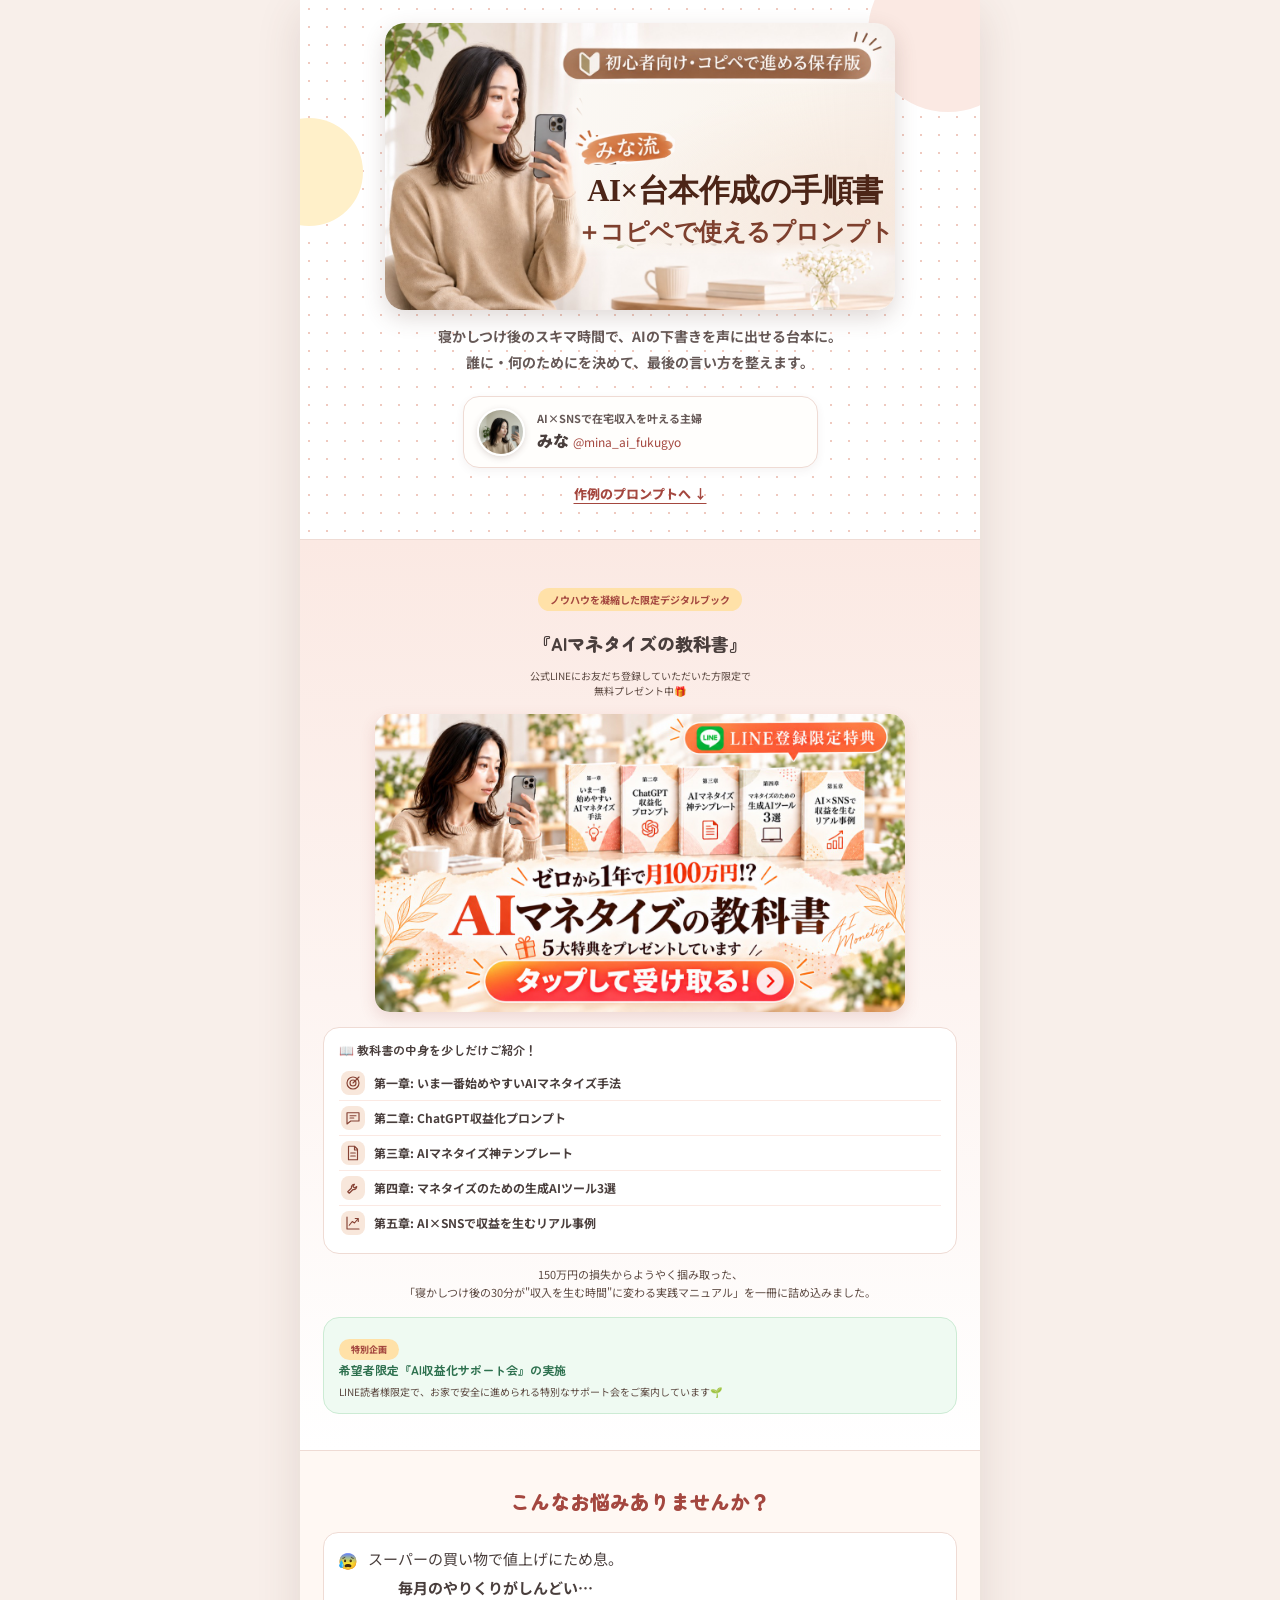
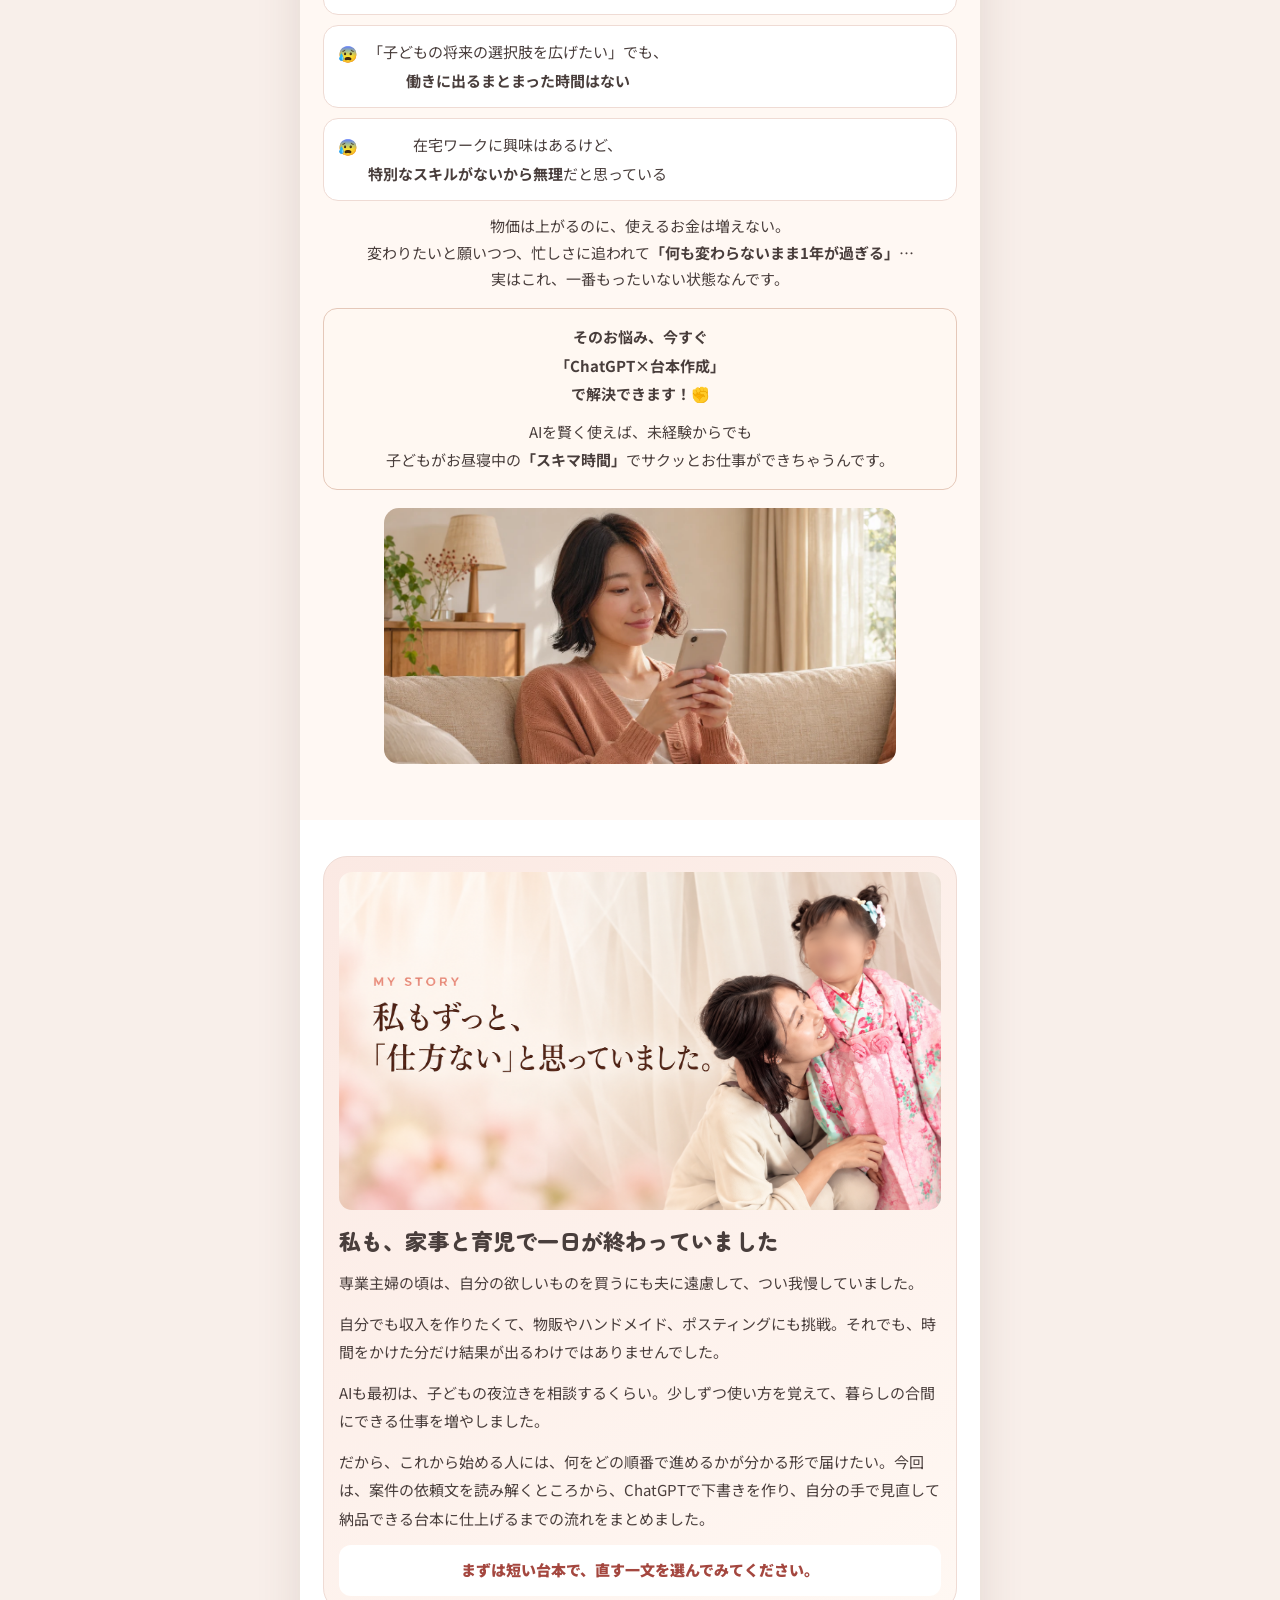
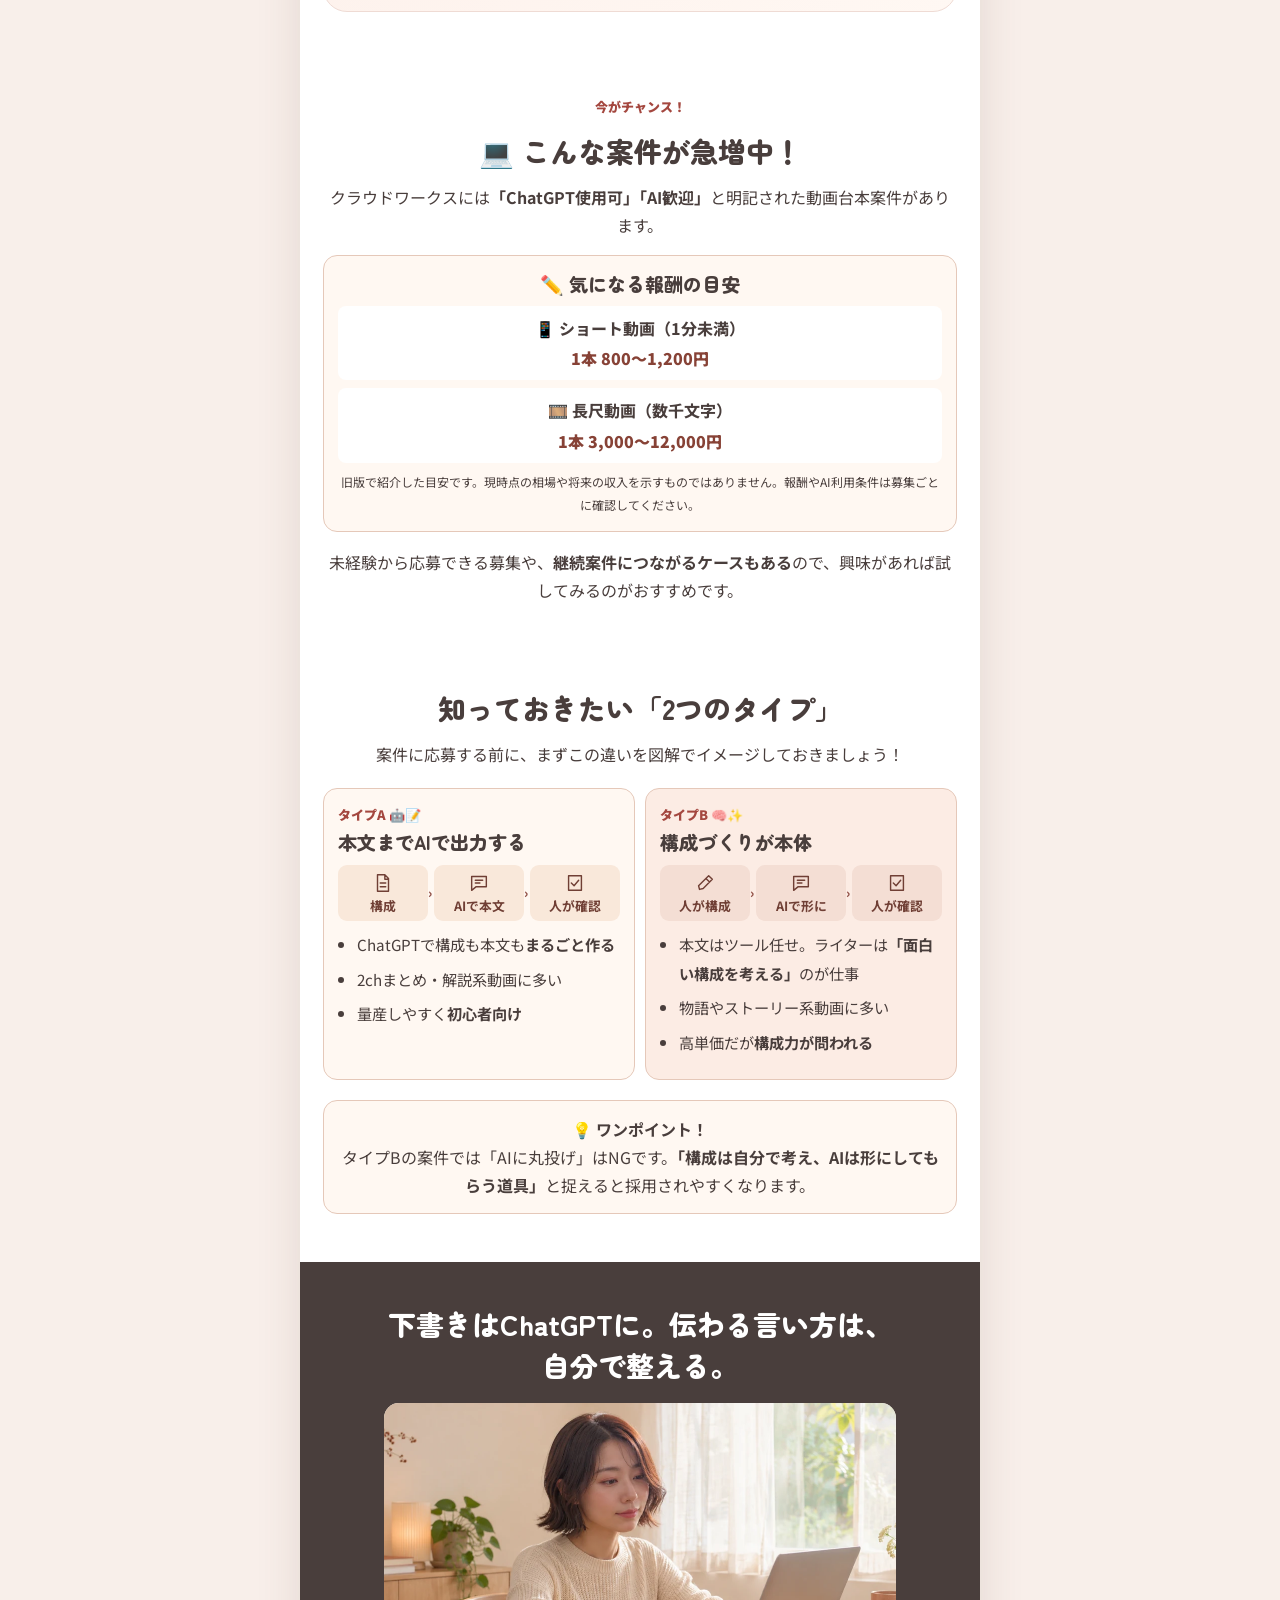
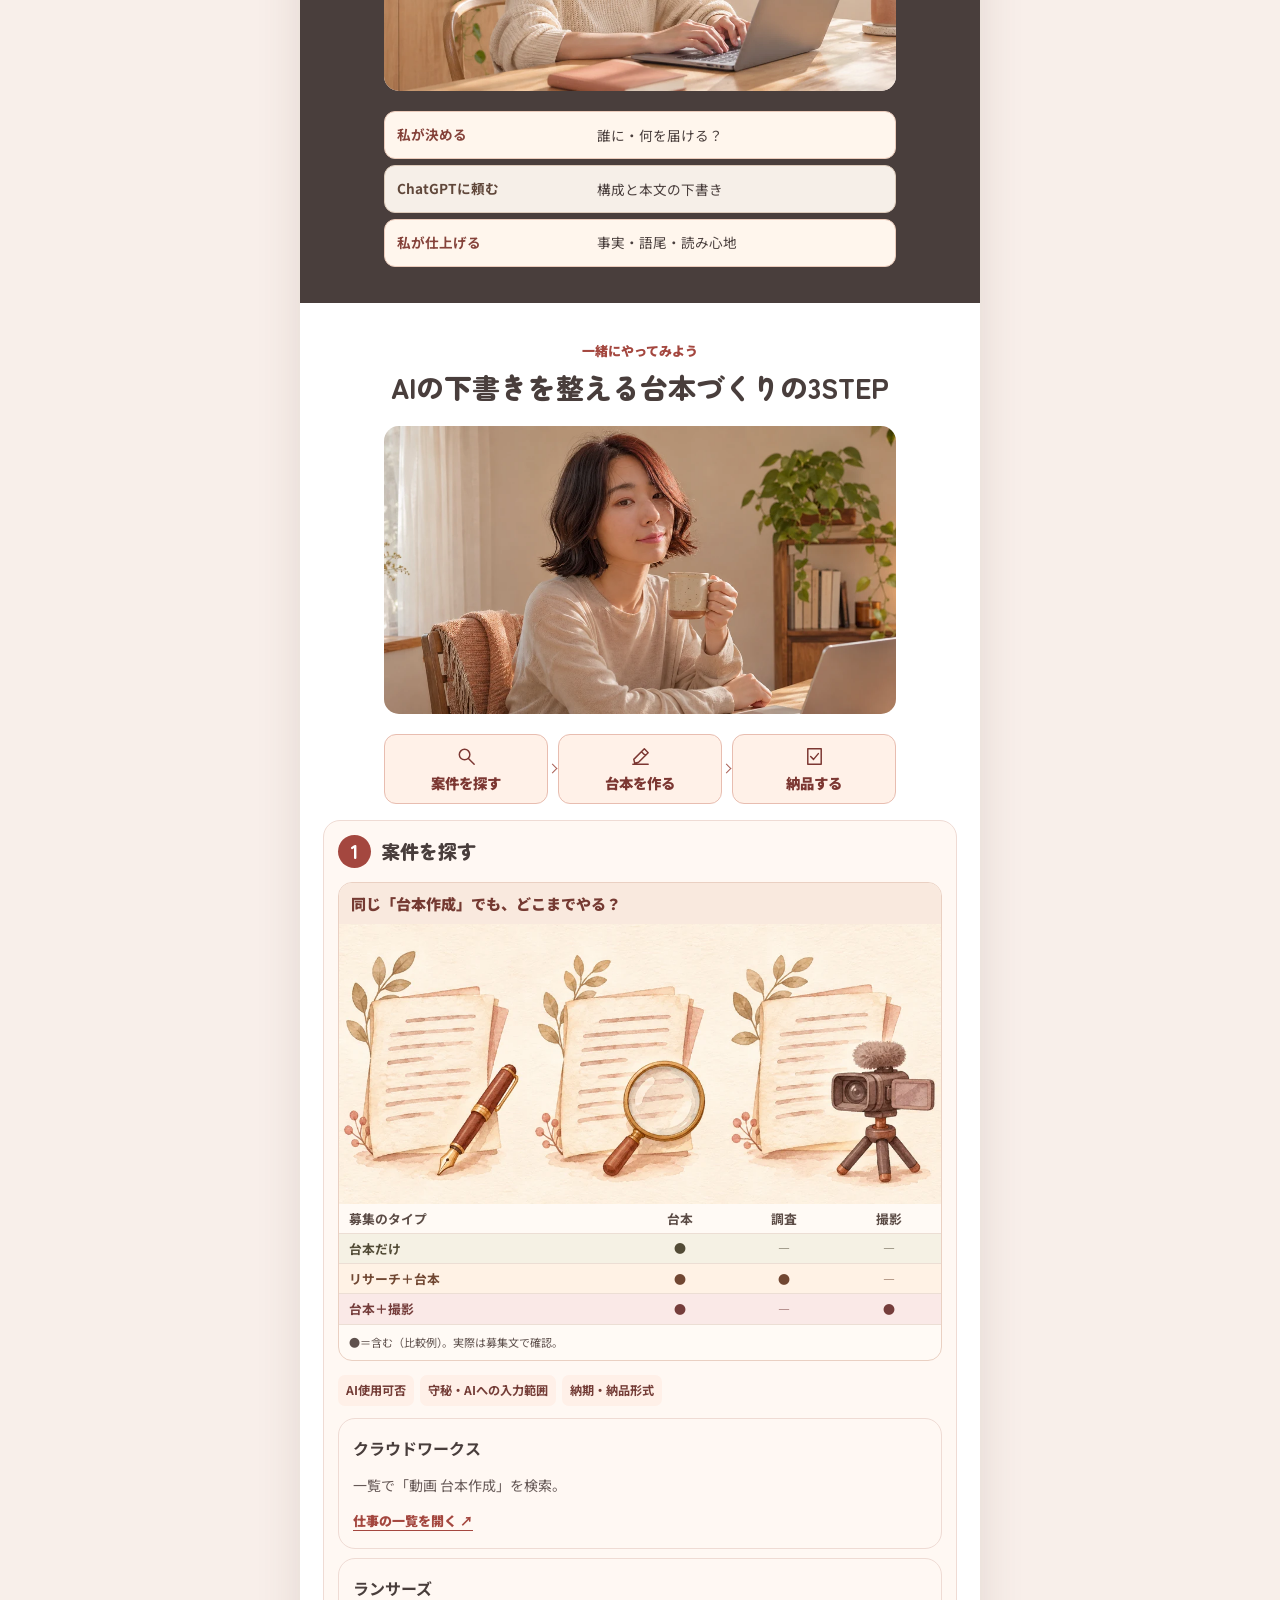
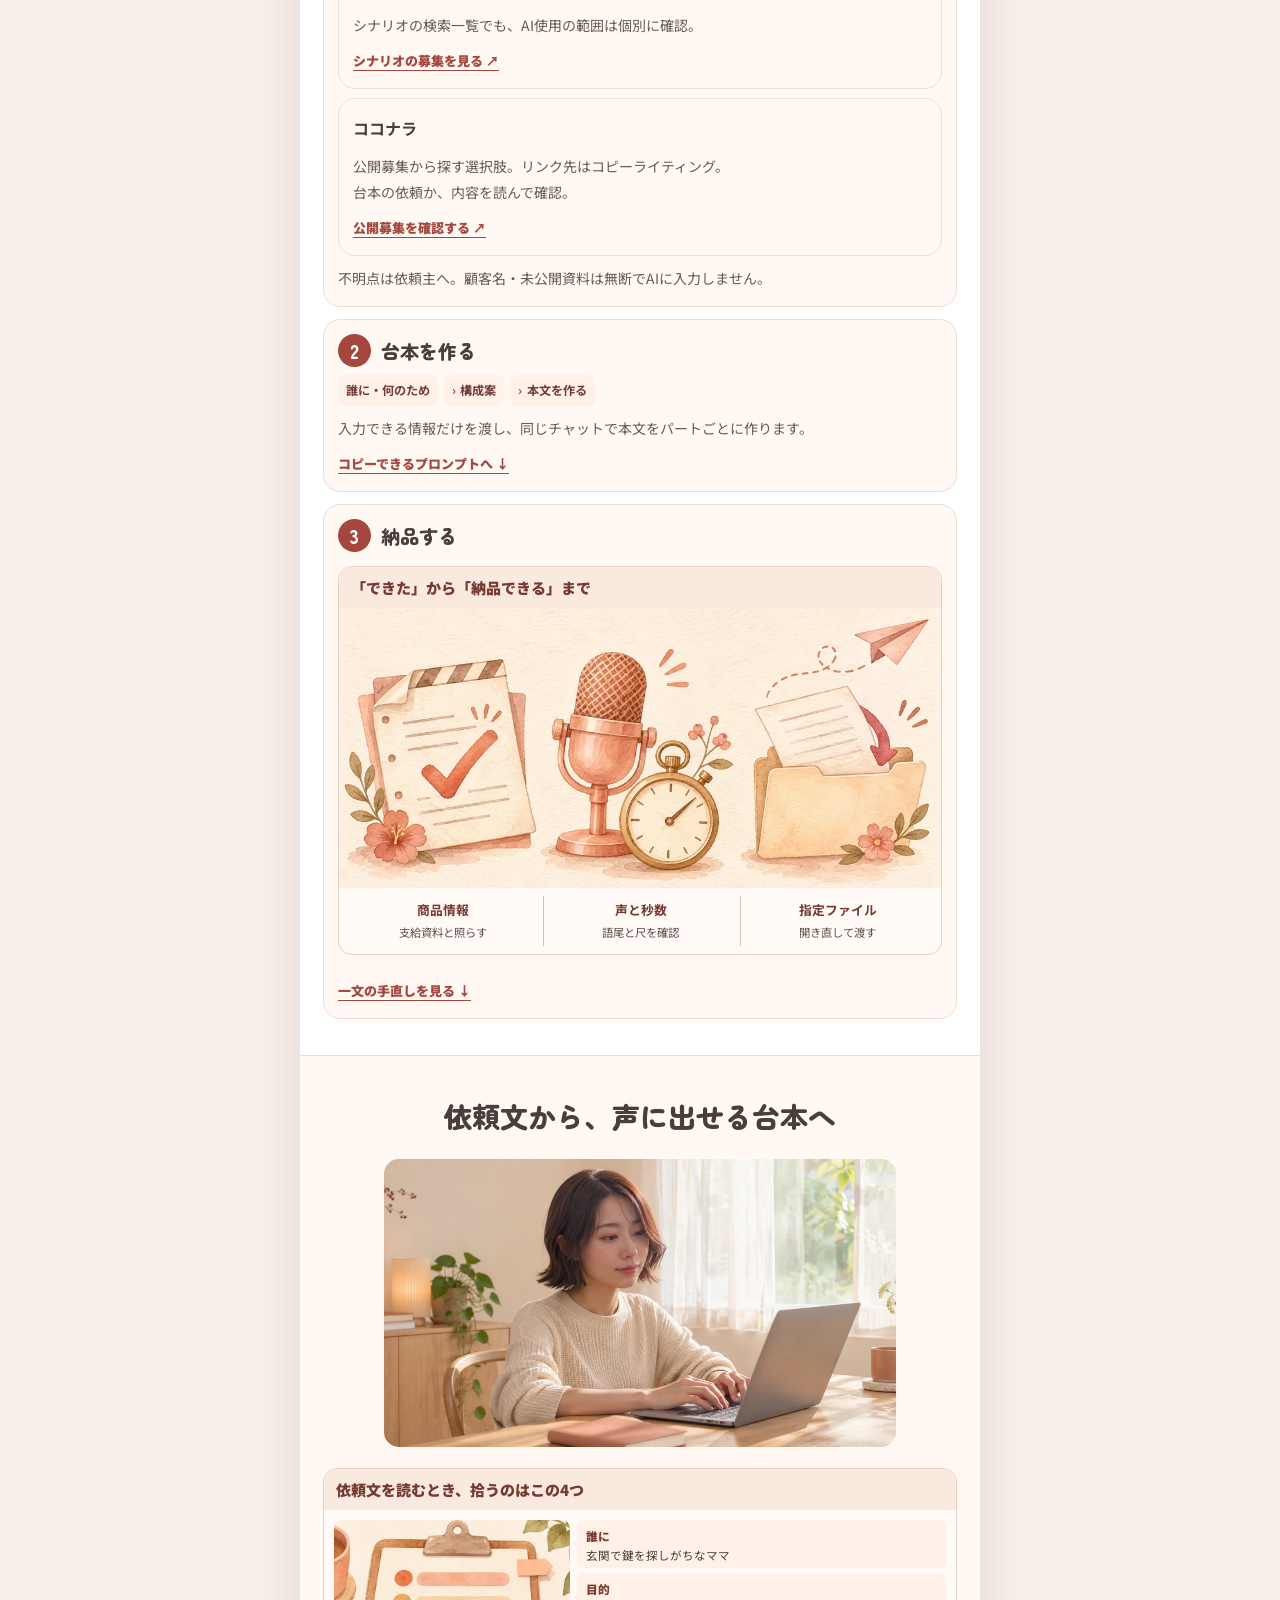
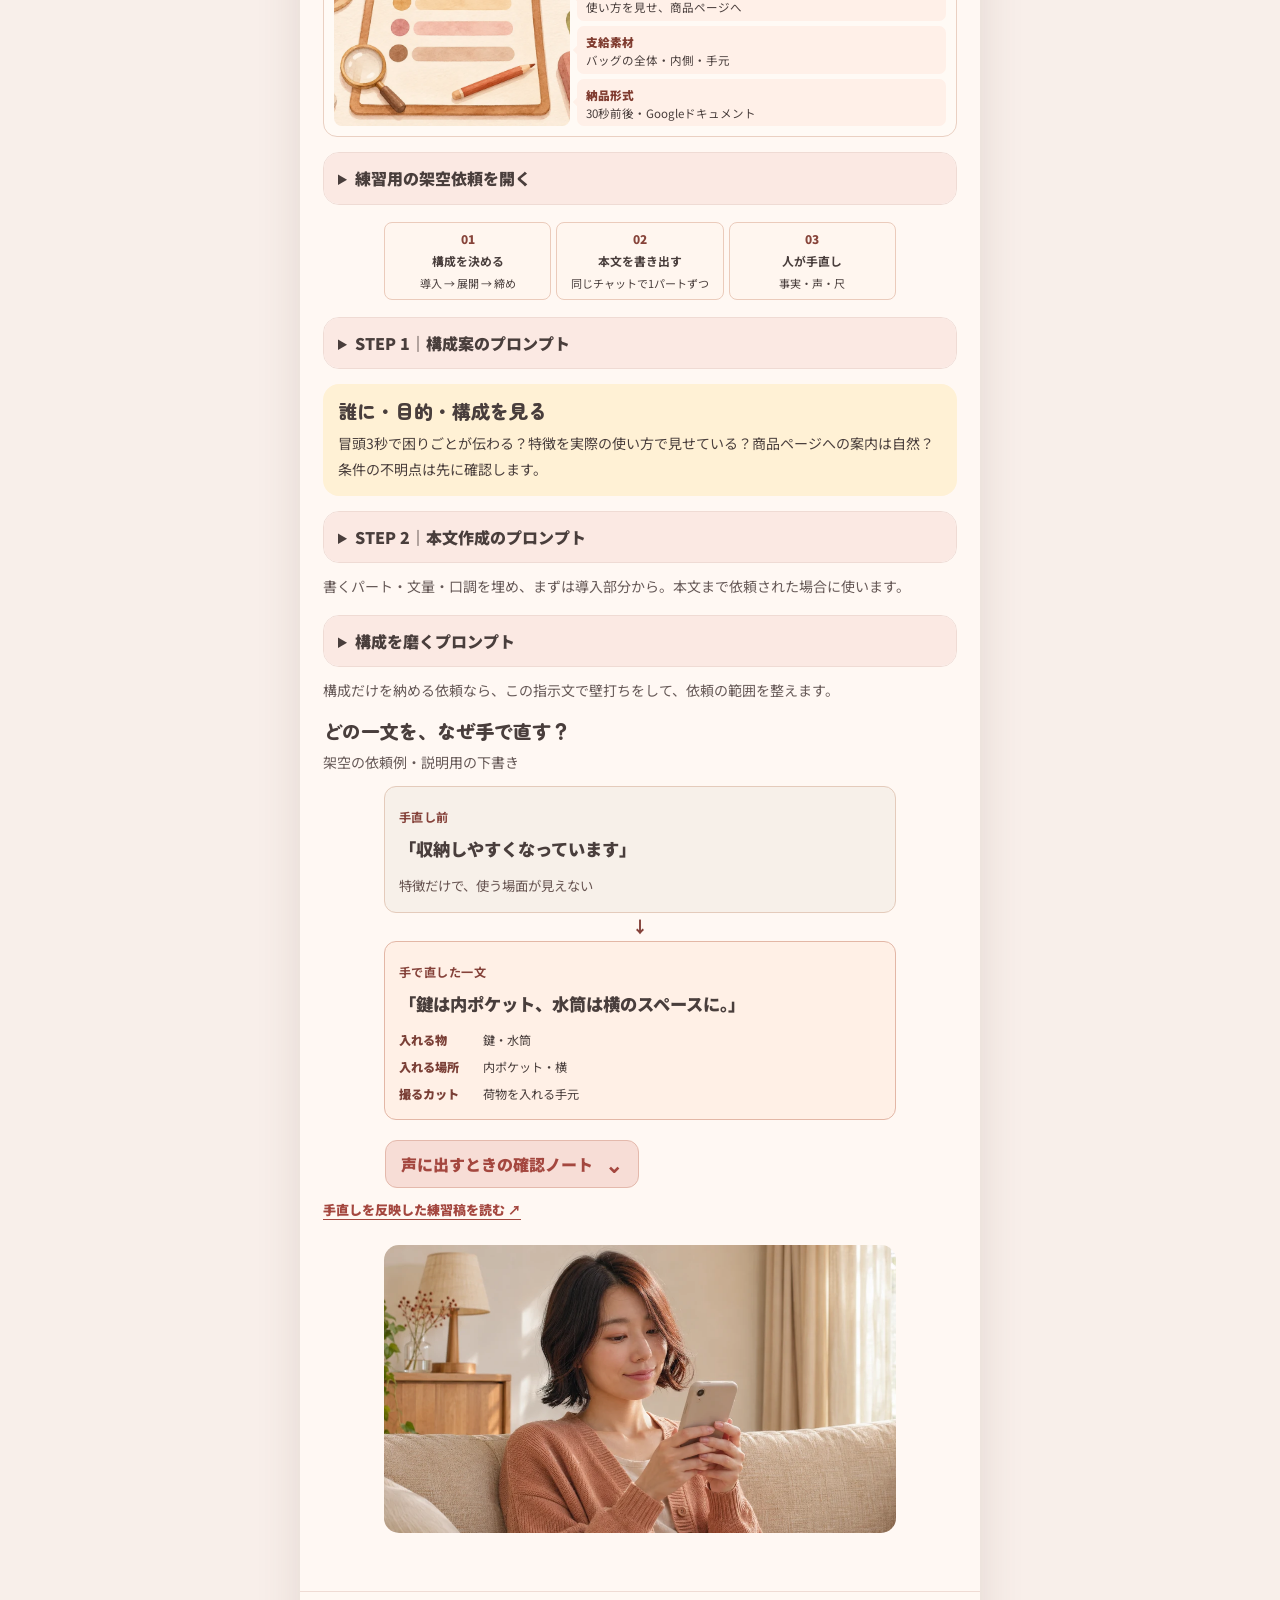
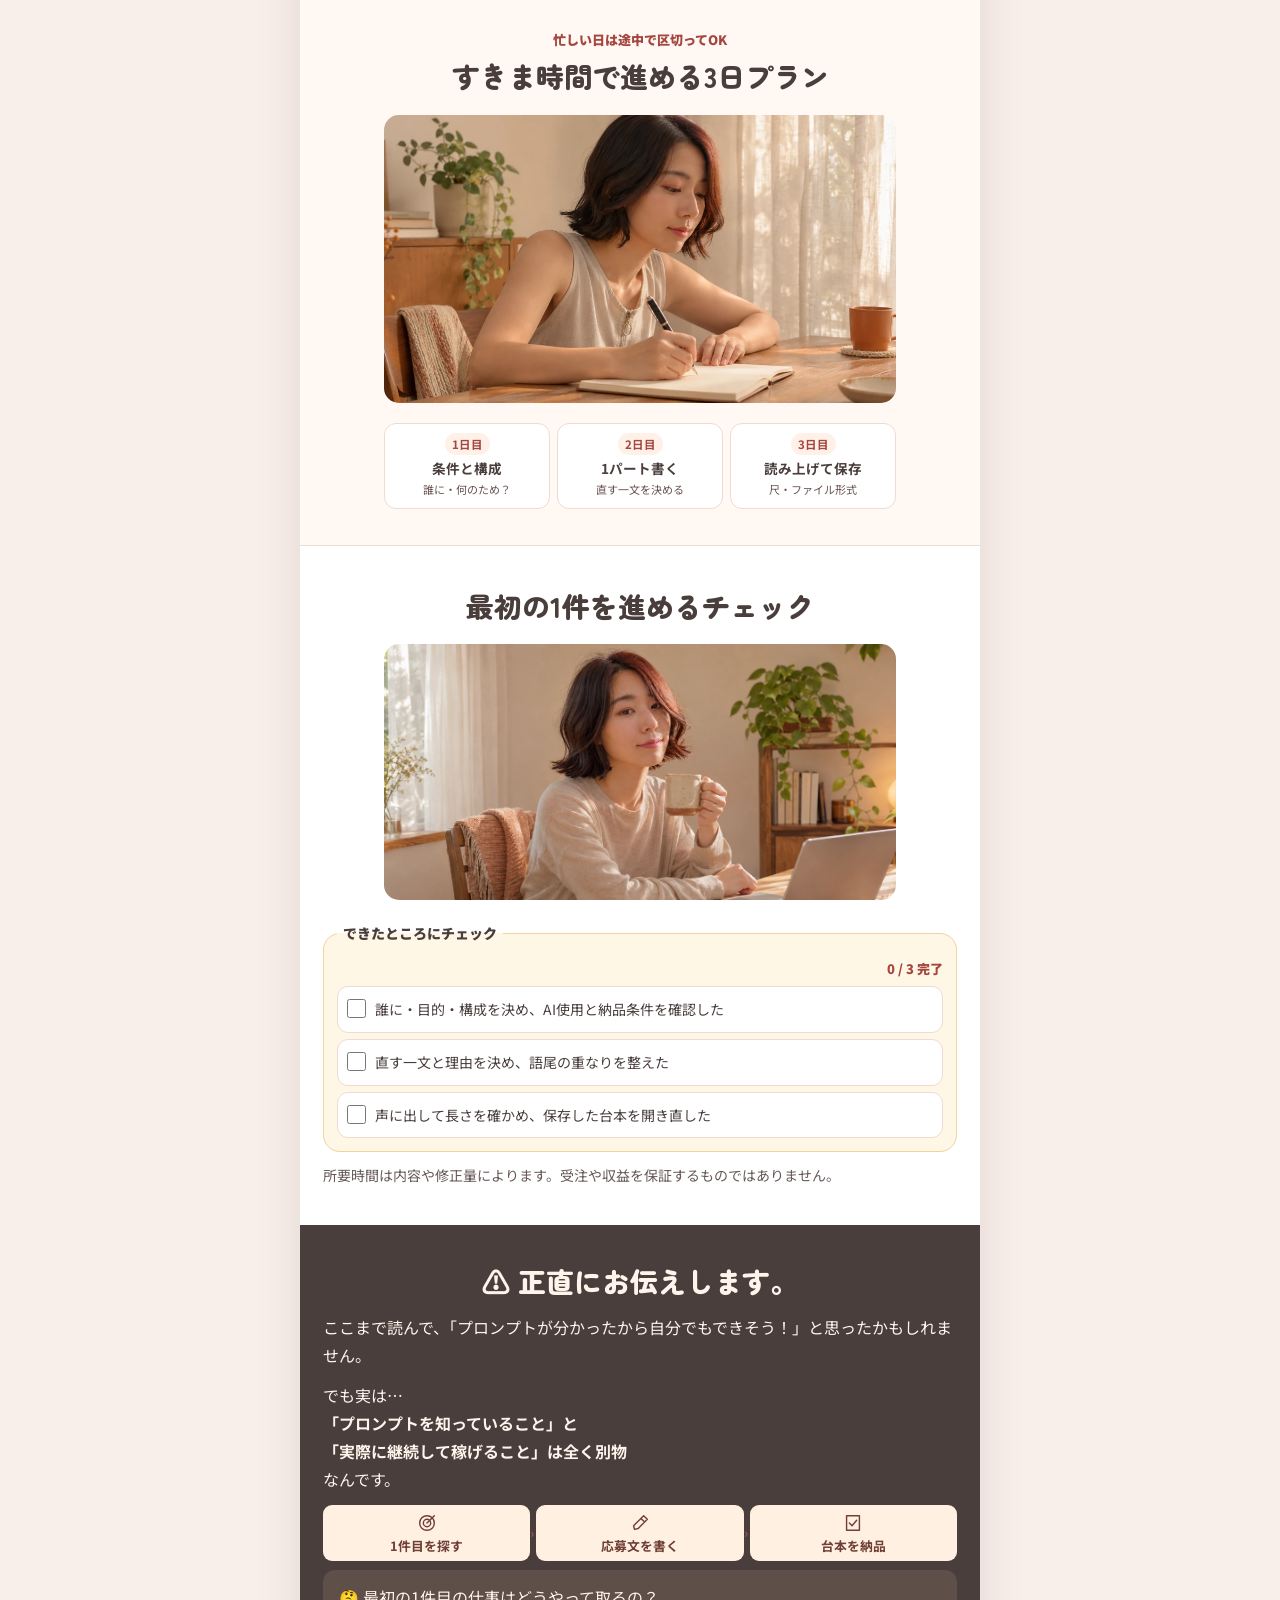
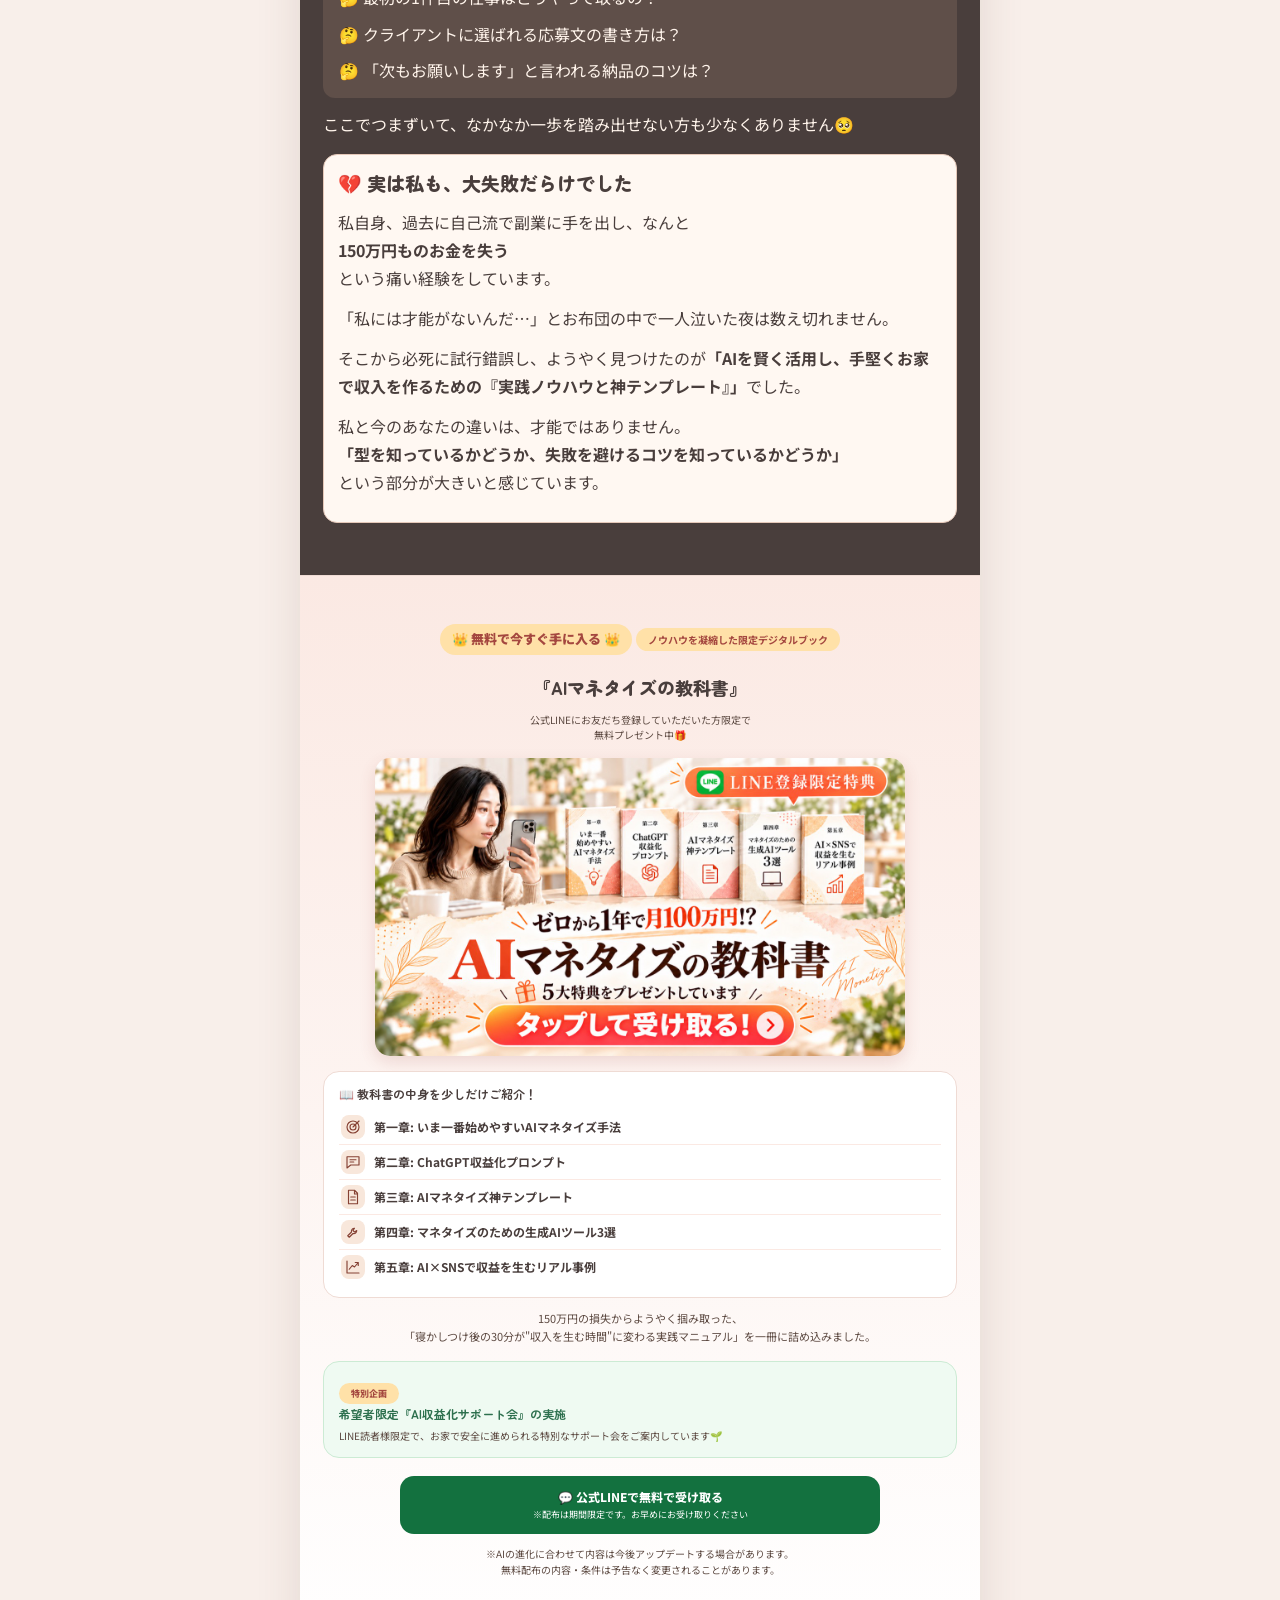
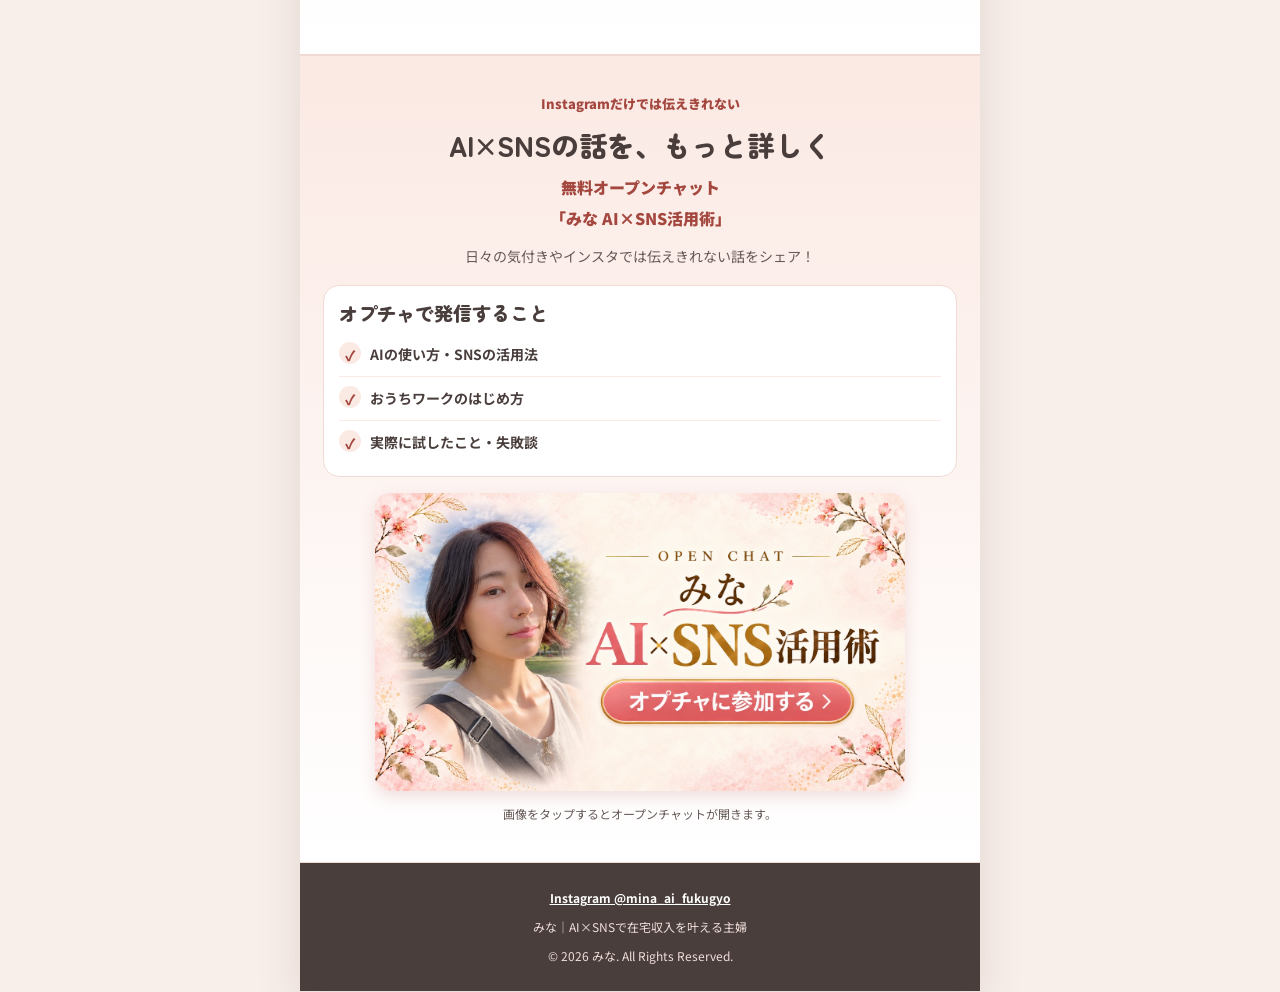
<file: index.html>
<!doctype html>
<html lang="ja"><head>
  <meta charset="utf-8">
  <meta name="viewport" content="width=device-width, initial-scale=1, viewport-fit=cover">
  <meta name="theme-color" content="#fff8f3">
  <meta name="description" content="寝かしつけ後のスキマ時間で、AIの下書きを声に出せる台本にする、みなの実践ガイド。">
  <title>AI×台本作成の手順書 ＋コピペで使えるプロンプト</title>
  <link rel="stylesheet" href="style.css">
  
<meta name="robots" content="noindex,nofollow"><script src="copy.js" defer=""></script><style>
/* Keep the original brushstroke signature and place the live title directly on the scene. */
.guide-cover-refit{position:relative;width:min(100%,510px);margin-inline:auto;container-type:inline-size;isolation:isolate}
.guide-cover-refit::before{content:"";position:absolute;z-index:1;inset:19.5% 0 19.2% 35.8%;background:radial-gradient(ellipse at 90% 75%,#f6e8dd 0%,transparent 68%),linear-gradient(108deg,#fbf8f4,#faf4ed 62%,#f5ebe4);mask-image:linear-gradient(to right,transparent,#000 4.6%),linear-gradient(to bottom,transparent,#000 3%,#000 93%,transparent);mask-composite:intersect;pointer-events:none}
.guide-cover-refit .guide-cover-badge{position:absolute;inset:0;width:100%;height:auto;z-index:2;clip-path:polygon(37.25% 38.7%,40.55% 37.2%,41.2% 39.1%,52% 37.5%,55.55% 38.4%,56.9% 40.75%,56.75% 44.85%,54.85% 47.05%,48.05% 49.15%,39.6% 49.4%,38% 47.6%,38% 43%);pointer-events:none}
.guide-cover-refit h1{position:absolute;inset:50% 0 19.8% 37.3%;z-index:3;display:grid;align-content:center;justify-content:center;gap:.3em;margin:0;padding:0 .15em;color:#4c2517;font-family:"Hiragino Mincho ProN","Yu Mincho",serif;font-size:clamp(1rem,6.05cqi,1.95rem);font-weight:900;line-height:1.12;text-align:center}
.guide-cover-refit h1 span{display:block;white-space:nowrap}
.guide-cover-refit h1 span+span{color:#7e402e;font-size:.79em}
.restored-panel{text-align:center}
.restored-panel>p,.honest-restored p{line-height:1.75;margin:12px 0}
.restored-box{padding:14px;margin:16px 0;border:1px solid #e5c8b9;border-radius:14px;background:#fff8f2;color:#493e3c}
.restored-box p+p{margin-top:9px}
.legacy-types{display:grid;gap:10px;grid-template-columns:repeat(2,minmax(0,1fr))}
.legacy-types article{text-align:left;margin-block:8px}
.legacy-types article:nth-child(2){background:#fcece4}
.legacy-types ul{padding-left:1.25em;margin:8px 0;font-size:.95rem}
.legacy-types li+li{margin-top:6px}
.legacy-rates{margin:8px 0;display:grid;gap:8px}
.legacy-rates>div{border-radius:8px;background:white;padding:7px}
.legacy-rates dt{font-weight:750}
.legacy-rates dd{margin:0;color:#874236;font-weight:900}
.benefit-list.legacy-chapters li{padding-left:0}
.benefit-list.legacy-chapters li::before{content:none}
.honest-restored{background:#493e3c;color:#fff4eb}
.honest-restored h2{text-align:center}
.honest-questions{padding:12px 16px;background:#5f4f49;border-radius:12px;list-style:none}
.honest-questions li+li{margin-top:6px}
.final-line-button{display:grid;gap:2px;max-width:30rem;margin:18px auto 0;padding:12px;color:#fff;background:#13713f;border-radius:14px;text-decoration:none}
.final-line-button span{font-size:.82rem}
.final-offer{padding-bottom:4rem}
@media(max-width:480px){.legacy-types{grid-template-columns:1fr;gap:0}}

/* Match the reference offer's measured type scale; keep higher text contrast. */
.benefits.restored-panel .book-kicker,.benefits.restored-panel .book-invite{font-size:.625rem;line-height:1.5}
.benefits.restored-panel .book-kicker{font-weight:700}
.benefits.restored-panel h2{font-size:1.125rem;font-weight:800;line-height:1.375}
.benefits.restored-panel .legacy-chapters h3,.benefits.restored-panel .legacy-chapters li,.benefits.restored-panel .after h3{font-size:.75rem;font-weight:700;line-height:1.5}
.benefits.restored-panel .book-summary{font-size:.6875rem;line-height:1.625}
.benefits.restored-panel .after p,.benefits.restored-panel .note{font-size:.625rem;line-height:1.625}
.benefits.restored-panel .book-support-tag,.final-line-button span{font-size:.5625rem;line-height:1.5}
.benefits.restored-panel .book-support-tag,.final-line-button strong{font-weight:800}
.final-line-button strong{font-size:.75rem;line-height:1.5}
.benefits.restored-panel .book-invite,.benefits.restored-panel .book-summary,.benefits.restored-panel .after p,.benefits.restored-panel .note{color:#5c4941}
.aid-flow{display:grid;grid-template-columns:repeat(3,minmax(0,1fr));gap:6px;list-style:none;padding:0!important;margin:9px 0;color:#703f35}
.aid-flow li{display:grid;justify-items:center;align-content:start;gap:4px;position:relative;text-align:center;padding:7px 3px;border-radius:9px;background:#f9e8da;font-size:.8rem;font-weight:700;line-height:1.25}
.aid-flow li+li{margin-top:0}
.aid-flow li+li::before{content:"›";position:absolute;top:50%;left:-6px;transform:translateY(-50%);font-weight:900;color:#925248}
.legacy-types article:nth-child(2) .aid-flow li{background:#f4ded4}
.aid-flow svg,.legacy-chapters svg{width:22px;height:22px;fill:none;stroke:currentColor;stroke-width:1.55;stroke-linecap:round;stroke-linejoin:round}
.honest-flow li{background:#fff0e2}
.benefit-list.legacy-chapters li{display:grid;grid-template-columns:25px minmax(0,1fr);gap:8px;align-items:center;padding:5px 2px}
.legacy-chapters svg{color:#864234;background:#f8e7db;border-radius:8px;padding:3px;width:24px;height:24px}
@media(min-width:481px) and (max-width:565px){.aid-flow li{font-size:.75rem}}
</style></head>
<body>
<main class="page" id="top">
  <header class="hero">
    <div class="guide-cover-refit">
      <img class="guide-cover" src="assets/mina-script-title.png" width="1280" height="720" alt="">
      <img class="guide-cover-badge" src="assets/mina-script-title.png" width="1280" height="720" alt="">
      <h1><span>AI×台本作成の手順書</span><span>＋コピペで使えるプロンプト</span></h1>
    </div>
    <p class="intro"><span class="keep">寝かしつけ後のスキマ時間で、</span><span class="keep">AIの下書きを</span><span class="keep">声に出せる台本に。</span><span class="keep">誰に・何のためにを決めて、</span><span class="keep">最後の言い方を整えます。</span></p>
    <a class="profile" href="https://www.instagram.com/mina_ai_fukugyo/">
      <img src="assets/mina-avatar.png" alt="" width="48" height="48">
      <span><small>AI×SNSで在宅収入を叶える主婦</small><strong>みな</strong> <span class="handle">@mina_ai_fukugyo</span></span>
    </a>
    <a class="jump" href="#practice">作例のプロンプトへ ↓</a>
  </header>

  <section class="section benefits restored-panel" id="line-benefits" aria-labelledby="benefits-title">
    <p class="eyebrow book-kicker">ノウハウを凝縮した限定デジタルブック</p>
    <h2 id="benefits-title">『AIマネタイズの教科書』</h2>
    <p class="book-invite">公式LINEにお友だち登録していただいた方限定で<br>無料プレゼント中🎁</p>
    <a class="line-banner" href="https://mimatsu037.github.io/line-link/" aria-label="公式LINEで無料で受け取る"><img src="assets/line-benefits-cta.jpg" alt="AIマネタイズの教科書｜公式LINEで無料で受け取る"></a>
    <div class="benefit-list legacy-chapters">
      <h3>📖 教科書の中身を少しだけご紹介！</h3>
      <ul>
        <li><svg viewBox="0 0 24 24" aria-hidden="true"><circle cx="12" cy="12" r="8"/><circle cx="12" cy="12" r="4"/><path d="M12 12l8-8"/></svg><span>第一章: いま一番始めやすいAIマネタイズ手法</span></li>
        <li><svg viewBox="0 0 24 24" aria-hidden="true"><path d="M4 5h16v11H9l-5 4zM8 9h8m-8 3h5"/></svg><span>第二章: ChatGPT収益化プロンプト</span></li>
        <li><svg viewBox="0 0 24 24" aria-hidden="true"><path d="M6 3h8l4 4v14H6zM14 3v5h4M9 12h6m-6 4h6"/></svg><span>第三章: AIマネタイズ神テンプレート</span></li>
        <li><svg viewBox="0 0 24 24" aria-hidden="true"><path d="M14 7a4 4 0 0 0-4 5l-5 5 2 2 5-5a4 4 0 0 0 5-4l-3 2-2-2z"/></svg><span>第四章: マネタイズのための生成AIツール3選</span></li>
        <li><svg viewBox="0 0 24 24" aria-hidden="true"><path d="M4 4v16h16M7 15l4-5 3 2 5-6m-4 0h4v4"/></svg><span>第五章: AI×SNSで収益を生むリアル事例</span></li>
      </ul>
    </div>
    <p class="book-summary">150万円の損失からようやく掴み取った、<br>「寝かしつけ後の30分が"収入を生む時間"に変わる実践マニュアル」を一冊に詰め込みました。</p>
    <aside class="after">
      <span class="eyebrow book-support-tag">特別企画</span>
      <h3>希望者限定『AI収益化サポート会』の実施</h3>
      <p>LINE読者様限定で、お家で安全に進められる特別なサポート会をご案内しています🌱</p>
    </aside>
  </section>

  <section class="section worries restored-panel" aria-labelledby="worries-title">
    <h2 id="worries-title">こんなお悩みありませんか？</h2>
    <ul>
      <li><span aria-hidden="true">😰</span><p>スーパーの買い物で値上げにため息。<br><strong>毎月のやりくりがしんどい…</strong></p></li>
      <li><span aria-hidden="true">😰</span><p>「子どもの将来の選択肢を広げたい」でも、<br><strong>働きに出るまとまった時間はない</strong></p></li>
      <li><span aria-hidden="true">😰</span><p>在宅ワークに興味はあるけど、<br><strong>特別なスキルがないから無理</strong>だと思っている</p></li>
    </ul>
    <p>物価は上がるのに、使えるお金は増えない。<br>変わりたいと願いつつ、忙しさに追われて<strong>「何も変わらないまま1年が過ぎる」</strong>…<br>実はこれ、一番もったいない状態なんです。</p>
    <div class="restored-box">
      <p><strong>そのお悩み、今すぐ<br>「ChatGPT×台本作成」<br>で解決できます！✊</strong></p>
      <p>AIを賢く使えば、未経験からでも<br>子どもがお昼寝中の<strong>「スキマ時間」</strong>でサクッとお仕事ができちゃうんです。</p>
    </div>
    <figure class="mina-scene mina-phone mina-photo-phone"><img src="assets/mina-light-phone.webp" width="1350" height="575" loading="lazy" decoding="async" alt="明るい室内でスマートフォンを手にするイメージ"></figure>
  </section>

  <section class="section story" aria-labelledby="story-title">
    <div class="story-card">
      <img src="assets/my-story-banner.png" alt="MY STORY 私もずっと、仕方ないと思っていました。">
      <h2 id="story-title"><span class="keep">私も、家事と育児で</span><span class="keep">一日が終わっていました</span></h2>
      <p>専業主婦の頃は、自分の欲しいものを買うにも夫に遠慮して、つい我慢していました。</p>
      <p>自分でも収入を作りたくて、物販やハンドメイド、ポスティングにも挑戦。それでも、時間をかけた分だけ結果が出るわけではありませんでした。</p>
      <p>AIも最初は、子どもの夜泣きを相談するくらい。少しずつ使い方を覚えて、暮らしの合間にできる仕事を増やしました。</p>
      <p>だから、これから始める人には、何をどの順番で進めるかが分かる形で届けたい。今回は、案件の依頼文を読み解くところから、ChatGPTで下書きを作り、自分の手で見直して納品できる台本に仕上げるまでの流れをまとめました。</p>
      <p class="story-callout"><span class="keep">まずは短い台本で、</span><span class="keep">直す一文を選んでみてください。</span></p>
    </div>
  </section>

  <section class="section restored-panel" aria-labelledby="market-title">
    <p class="eyebrow">今がチャンス！</p>
    <h2 id="market-title">💻 こんな案件が急増中！</h2>
    <p>クラウドワークスには<strong>「ChatGPT使用可」「AI歓迎」</strong>と明記された動画台本案件があります。</p>
    <div class="restored-box">
      <h3>✏️ 気になる報酬の目安</h3>
      <dl class="legacy-rates">
        <div><dt>📱 ショート動画（1分未満）</dt><dd>1本 800〜1,200円</dd></div>
        <div><dt>🎞️ 長尺動画（数千文字）</dt><dd>1本 3,000〜12,000円</dd></div>
      </dl>
      <p class="note">旧版で紹介した目安です。現時点の相場や将来の収入を示すものではありません。報酬やAI利用条件は募集ごとに確認してください。</p>
    </div>
    <p>未経験から応募できる募集や、<strong>継続案件につながるケースもある</strong>ので、興味があれば試してみるのがおすすめです。</p>
  </section>

  <section class="section restored-panel" aria-labelledby="types-title">
    <h2 id="types-title">知っておきたい「2つのタイプ」</h2>
    <p>案件に応募する前に、まずこの違いを図解でイメージしておきましょう！</p>
    <div class="legacy-types">
      <article class="restored-box">
        <p class="eyebrow">タイプA <span aria-hidden="true">🤖📝</span></p><h3>本文までAIで出力する</h3><ol class="aid-flow"><li><svg viewBox="0 0 24 24" aria-hidden="true"><path d="M6 3h8l4 4v14H6zM14 3v5h4M9 12h6m-6 4h6"/></svg><span>構成</span></li><li><svg viewBox="0 0 24 24" aria-hidden="true"><path d="M4 5h16v11H9l-5 4zM8 9h8m-8 3h5"/></svg><span>AIで本文</span></li><li><svg viewBox="0 0 24 24" aria-hidden="true"><path d="M5 4h14v16H5zM8 12l3 3 5-6"/></svg><span>人が確認</span></li></ol>
        <ul><li>ChatGPTで構成も本文も<strong>まるごと作る</strong></li><li>2chまとめ・解説系動画に多い</li><li>量産しやすく<strong>初心者向け</strong></li></ul>
      </article>
      <article class="restored-box">
        <p class="eyebrow">タイプB <span aria-hidden="true">🧠✨</span></p><h3>構成づくりが本体</h3><ol class="aid-flow"><li><svg viewBox="0 0 24 24" aria-hidden="true"><path d="m5 15 1 4 4-1 10-10-4-4zm8-8 4 4"/></svg><span>人が構成</span></li><li><svg viewBox="0 0 24 24" aria-hidden="true"><path d="M4 5h16v11H9l-5 4zM8 9h8m-8 3h5"/></svg><span>AIで形に</span></li><li><svg viewBox="0 0 24 24" aria-hidden="true"><path d="M5 4h14v16H5zM8 12l3 3 5-6"/></svg><span>人が確認</span></li></ol>
        <ul><li>本文はツール任せ。ライターは<strong>「面白い構成を考える」</strong>のが仕事</li><li>物語やストーリー系動画に多い</li><li>高単価だが<strong>構成力が問われる</strong></li></ul>
      </article>
    </div>
    <p class="restored-box">💡 <strong>ワンポイント！</strong><br>タイプBの案件では「AIに丸投げ」はNGです。<strong>「構成は自分で考え、AIは形にしてもらう道具」</strong>と捉えると採用されやすくなります。</p>
  </section>

  <section class="section roles" aria-labelledby="roles-title">
        <h2 id="roles-title"><span class="keep">下書きはChatGPTに。</span><span class="keep">伝わる言い方は、</span><span class="keep">自分で整える。</span></h2>
        <figure class="mina-scene mina-open mina-photo-laptop"><img src="assets/mina-light-laptop.webp" width="1350" height="574" loading="lazy" decoding="async" alt="明るい室内でノートパソコンに向かうイメージ"></figure>
        <ol class="handoff-diagram" aria-label="人とChatGPTの役割分担">
          <li><b>私が決める</b><span>誰に・何を届ける？</span></li>
          <li><b>ChatGPTに頼む</b><span>構成と本文の下書き</span></li>
          <li><b>私が仕上げる</b><span>事実・語尾・読み心地</span></li>
        </ol>
  </section>

  <section class="section" id="setup" aria-labelledby="setup-title">
        <div class="section-heading"><p class="eyebrow">一緒にやってみよう</p><h2 id="setup-title"><span class="keep">AIの下書きを整える</span><span class="keep">台本づくりの3STEP</span></h2></div>
        <figure class="mina-scene mina-typing mina-photo-desk"><img src="assets/mina-light-desk.webp" width="1350" height="575" loading="lazy" decoding="async" alt="机でメモとパソコンを使うイメージ"></figure>
        <ol class="job-map" aria-label="台本案件の全体の流れ">
          <li><a href="#job-find"><svg viewBox="0 0 24 24" aria-hidden="true"><circle cx="10" cy="10" r="5.5"/><path d="m14 14 6 6"/></svg><span>案件を探す</span></a></li>
          <li><a href="#job-write"><svg viewBox="0 0 24 24" aria-hidden="true"><path d="M4 20h16M5 15l1 4 4-1L20 8l-4-4L5 15Zm8-8 4 4"/></svg><span>台本を作る</span></a></li>
          <li><a href="#job-deliver"><svg viewBox="0 0 24 24" aria-hidden="true"><path d="M5 4h14v16H5zM8 12l3 3 5-6"/></svg><span>納品する</span></a></li>
        </ol>
        <ol class="steps">
          <li class="card" id="job-find">
            <h3><span>案件を探す</span></h3>
            <figure class="infographic job-scopes">
              <figcaption>同じ「台本作成」でも、どこまでやる？</figcaption>
              <img src="assets/diagram-work.webp" width="1024" height="576" loading="lazy" decoding="async" alt="">
              <table><caption class="sr-only">案件の作業範囲を比べる</caption><thead><tr><th scope="col">募集のタイプ</th><th scope="col">台本</th><th scope="col">調査</th><th scope="col">撮影</th></tr></thead><tbody>
                <tr><th scope="row">台本だけ</th><td><span aria-hidden="true">●</span><span class="sr-only">含む</span></td><td><span aria-hidden="true">―</span><span class="sr-only">含まない</span></td><td><span aria-hidden="true">―</span><span class="sr-only">含まない</span></td></tr>
                <tr><th scope="row">リサーチ＋台本</th><td><span aria-hidden="true">●</span><span class="sr-only">含む</span></td><td><span aria-hidden="true">●</span><span class="sr-only">含む</span></td><td><span aria-hidden="true">―</span><span class="sr-only">含まない</span></td></tr>
                <tr><th scope="row">台本＋撮影</th><td><span aria-hidden="true">●</span><span class="sr-only">含む</span></td><td><span aria-hidden="true">―</span><span class="sr-only">含まない</span></td><td><span aria-hidden="true">●</span><span class="sr-only">含む</span></td></tr>
              </tbody></table>
              <p class="infographic-note">●＝含む（比較例）。実際は募集文で確認。</p>
            </figure>
            <ul class="diagram-tags" aria-label="募集ごとに確認"><li>AI使用可否</li><li>守秘・AIへの入力範囲</li><li>納期・納品形式</li></ul>
            
        <div class="card" style="counter-increment:none;margin-top:9px">
          <h4 style="margin:0">クラウドワークス</h4><p><span class="keep">一覧で「動画 台本作成」を検索。</span></p>
          <a class="source" href="https://crowdworks.jp/public/jobs" target="_blank" rel="noopener noreferrer">仕事の一覧を開く ↗</a>
        </div>
            
        <div class="card" style="counter-increment:none;margin-top:9px">
          <h4 style="margin:0">ランサーズ</h4><p><span class="keep">シナリオの検索一覧でも、</span><span class="keep">AI使用の範囲は個別に確認。</span></p>
          <a class="source" href="https://www.lancers.jp/work/search/writing/script?open=0&amp;ai_permission%5B%5D=1" target="_blank" rel="noopener noreferrer">シナリオの募集を見る ↗</a>
        </div>
            
        <div class="card" style="counter-increment:none;margin-top:9px">
          <h4 style="margin:0">ココナラ</h4><p><span class="keep">公開募集から探す選択肢。</span><span class="keep">リンク先はコピーライティング。</span><span class="keep">台本の依頼か、内容を読んで確認。</span></p>
          <a class="source" href="https://coconala.com/requests/categories/370" target="_blank" rel="noopener noreferrer">公開募集を確認する ↗</a>
        </div>
            <p class="note">不明点は依頼主へ。顧客名・未公開資料は無断でAIに入力しません。</p>
          </li>
          <li class="card" id="job-write">
            <h3><span>台本を作る</span></h3>
            <div class="mini-flow"><span>誰に・何のため</span><span>構成案</span><span>本文を作る</span></div>
            <p class="note">入力できる情報だけを渡し、同じチャットで本文をパートごとに作ります。</p>
            <a class="source" href="#practice">コピーできるプロンプトへ ↓</a>
          </li>
          <li class="card" id="job-deliver">
            <h3><span>納品する</span></h3>
            <figure class="infographic delivery-check">
              <figcaption>「できた」から「納品できる」まで</figcaption>
              <img src="assets/diagram-delivery.webp" width="1024" height="576" loading="lazy" decoding="async" alt="">
              <ol aria-label="納品前の三つの確認">
                <li><b>商品情報</b><span>支給資料と照らす</span></li><li><b>声と秒数</b><span>語尾と尺を確認</span></li><li><b>指定ファイル</b><span>開き直して渡す</span></li>
              </ol>
            </figure>
            <a class="source" href="#rewrite">一文の手直しを見る ↓</a>
          </li>
        </ol></section>

  <section class="section prompt-section" id="practice" aria-labelledby="prompt-title">
        <div class="section-heading"><h2 id="prompt-title"><span class="keep">依頼文から、</span><span class="keep">声に出せる台本へ</span></h2></div>
        <figure class="mina-scene mina-pause mina-photo-laptop"><img src="assets/mina-light-laptop.webp" width="1350" height="574" loading="lazy" decoding="async" alt="明るい室内でノートパソコンに向かうイメージ"></figure>
        <figure class="infographic brief-map">
          <figcaption>依頼文を読むとき、拾うのはこの4つ</figcaption>
          <div class="brief-board">
            <img src="assets/diagram-brief.webp" width="1024" height="576" loading="lazy" decoding="async" alt="">
            <dl>
              <div><dt>誰に</dt><dd>玄関で鍵を探しがちなママ</dd></div>
              <div><dt>目的</dt><dd>使い方を見せ、商品ページへ</dd></div>
              <div><dt>支給素材</dt><dd>バッグの全体・内側・手元</dd></div>
              <div><dt>納品形式</dt><dd>30秒前後・Googleドキュメント</dd></div>
            </dl>
          </div>
        </figure>
        <details class="prompt-card"><summary>練習用の架空依頼を開く</summary><div class="prompt-bar"><button type="button" data-copy="fictional-brief">全文をコピー</button></div><pre id="fictional-brief" class="prompt-text">【練習用・架空案件】雑貨ショップのInstagramリール台本

お世話になっております。新作「仕切りトート」を紹介する30秒前後のリール台本を1本お願いします。

■ 見てほしい人
子どもとの外出で荷物が多く、玄関で鍵や小物を探しがちなママ。

■ ゴール
どんな風に荷物を分けられるかを伝え、プロフィールの商品リンクから詳細を見てもらうこと。

■ 商品情報・使える素材
バッグの内側に仕切りと小物用ポケットがあります。こちらから「バッグの全体」「真上から見た内側」「鍵・水筒・おむつポーチを入れる手元」の動画を支給します。玄関のシーンは、既存素材の有無を事前に確認してください。

■ 台本の条件
最初の3秒は日常の困りごとから。押し売りっぽくならない親しみやすい口調で、最後にプロフィールの商品リンクを案内してください。支給情報にない価格、容量、耐久性、口コミは書かないでください。

■ 納品
30秒前後で、カットごとの「秒数／ナレーション／テロップ／画面案」をGoogleドキュメント1本にまとめてください。初稿はご依頼から3日以内。AIは下書きに使ってOKですが、商品情報の確認と最終の読み合わせは人が行ってください。</pre></details>
        <ol class="prompt-route" aria-label="コピーするプロンプトの順番">
          <li><b>構成を決める</b><span>導入 → 展開 → 締め</span></li>
          <li><b>本文を書き出す</b><span>同じチャットで1パートずつ</span></li>
          <li><b>人が手直し</b><span>事実・声・尺</span></li>
        </ol>
        
        <details class="prompt-card">
          <summary>STEP 1｜構成案のプロンプト</summary>
          <div class="prompt-bar"><button type="button" data-copy="prompt1" aria-label="STEP 1｜構成案のプロンプトを全文コピー">全文をコピー</button></div>
          <pre id="prompt1" class="prompt-text">以下のクラウドワークスの案件依頼文を読み、プロの動画シナリオライターの視点で「台本の構成案」を作成してください。

【依頼文】
（ここにクラウドワークスの依頼文をそのまま貼り付ける）

【出力要件】
以下を必ず記載してください。
・登場人物とその役割
・全体の流れ（導入→展開→まとめ）
・各パートの文字数配分
・視聴者を惹きつけるためのフックや工夫
・（もしあれば）クライアントに事前に確認すべき不明点や質問事項</pre>
        </details>
        <div class="example"><h3>誰に・目的・構成を見る</h3><p><span class="keep">冒頭3秒で困りごとが伝わる？</span><span class="keep">特徴を実際の使い方で見せている？</span><span class="keep">商品ページへの案内は自然？</span><span class="keep">条件の不明点は先に確認します。</span></p></div>
        
        <details class="prompt-card">
          <summary>STEP 2｜本文作成のプロンプト</summary>
          <div class="prompt-bar"><button type="button" data-copy="prompt2" aria-label="STEP 2｜本文作成のプロンプトを全文コピー">全文をコピー</button></div>
          <pre id="prompt2" class="prompt-text">確定した構成案に沿って、台本の本文を作成してください。視聴者が思わず見入ってしまうような台本に仕上げたいです。

【今回の執筆範囲】（例：30秒リールの導入から商品リンク案内まで）
【尺・文字数の目安】（例：30秒前後。冒頭のフックは3秒以内）
【全体の雰囲気・口調】（例：親しみやすい語り口）

【指示】
・状況がすぐに映像として思い浮かぶよう、セリフやナレーションは解像度を高く、具体的に書いてください。
・視聴者の感情が動くような、メリハリのある展開やセリフ回しを意識してください。
・商品紹介の場合は、支給された情報と素材だけを使い、依頼文で指定された行き先に自然につなげてください。納品形式が指定されている場合は、その項目ごとに出力してください。</pre>
        </details>
        <p class="next-work"><span class="keep">書くパート・文量・口調を埋め、</span><span class="keep">まずは導入部分から。</span><span class="keep">本文まで依頼された場合に使います。</span></p>
        
        <details class="prompt-card">
          <summary>構成を磨くプロンプト</summary>
          <div class="prompt-bar"><button type="button" data-copy="prompt3" aria-label="構成を磨くプロンプトを全文コピー">全文をコピー</button></div>
          <pre id="prompt3" class="prompt-text">以下の構成案を「いち視聴者」として読み、率直なダメ出しとアドバイスをお願いします。

【構成案】
（ここに構成案を貼り付ける）

【フィードバックしてほしい点】
・途中で飽きそうな部分
・もっと続きが気になる展開に変えられそうな部分
・感情が動くポイントの過不足
・冒頭の引きの強さ</pre>
        </details>
        <p class="next-work"><span class="keep">構成だけを納める依頼なら、</span><span class="keep">この指示文で壁打ちをして、</span><span class="keep">依頼の範囲を整えます。</span></p>
        <div class="save-note" id="rewrite">
          <h3><span class="keep">どの一文を、</span><span class="keep">なぜ手で直す？</span></h3>
          <p class="note">架空の依頼例・説明用の下書き</p>
          <div class="rewrite-diagram">
            <div class="rewrite-before"><b>手直し前</b><blockquote>「収納しやすくなっています」</blockquote><small>特徴だけで、使う場面が見えない</small></div>
            <span class="diagram-arrow" aria-hidden="true">↓</span>
            <div class="rewrite-after"><b>手で直した一文</b><blockquote>「鍵は内ポケット、水筒は横のスペースに。」</blockquote>
              <dl><div><dt>入れる物</dt><dd>鍵・水筒</dd></div><div><dt>入れる場所</dt><dd>内ポケット・横</dd></div><div><dt>撮るカット</dt><dd>荷物を入れる手元</dd></div></dl>
            </div>
          </div>
          <details class="script-notebook"><summary>声に出すときの確認ノート</summary><div class="notebook-paper">
            <h3 class="notebook-title">前後の文とつなげて読む</h3>
            <ol class="notebook-entries">
              <li><h4>一呼吸置くところ</h4><p>「鍵は内ポケット」で一呼吸。水筒を入れる画に切り替えてから「水筒は横のスペースに」と読みます。</p></li>
              <li><h4>省略が伝わりにくいとき</h4><p>「水筒は横のスペースに入れます」と補って、映像と一緒に聞いて意味が通るか確認します。</p></li>
              <li><h4>AIに再修正を頼んだあと</h4><p><span class="keep">「もっと自然な日本語にして」と</span><span class="keep">頼んだ後も、</span><span class="keep">依頼の意味が変わっていないか、</span><span class="keep">人が読みます。</span></p></li>
            </ol>
          </div></details>
          <a class="source" href="sample.html">手直しを反映した練習稿を読む ↗</a>
        </div><figure class="mina-scene mina-coffee mina-photo-phone"><img src="assets/mina-light-phone.webp" width="1350" height="575" loading="lazy" decoding="async" alt="明るい室内でスマートフォンを手にするイメージ"></figure></section>

  <section class="section plan" aria-labelledby="plan-title">
    <div class="section-heading">
      <p class="eyebrow">忙しい日は途中で区切ってOK</p>
      <h2 id="plan-title"><span class="keep">すきま時間で進める</span><span class="keep">3日プラン</span></h2>
    </div>
    <figure class="mina-scene mina-wrap mina-photo-notes"><img src="assets/mina-light-notes.webp" width="1350" height="575" loading="lazy" decoding="async" alt="机でノートを開き、ペンを持つイメージ"></figure>
    <ol class="three-day-map">
      <li><strong>1日目</strong><b>条件と構成</b><span>誰に・何のため？</span></li>
      <li><strong>2日目</strong><b>1パート書く</b><span>直す一文を決める</span></li>
      <li><strong>3日目</strong><b>読み上げて保存</b><span>尺・ファイル形式</span></li>
    </ol>
  </section>

  <section class="section finish" aria-labelledby="finish-title">
    <div class="section-heading">
      <h2 id="finish-title">最初の1件を進めるチェック</h2>
    </div>
    <figure class="mina-scene mina-notes mina-photo-desk"><img src="assets/mina-light-desk.webp" width="1350" height="575" loading="lazy" decoding="async" alt="机でメモとパソコンを使うイメージ"></figure>
    <fieldset class="checklist"><legend>できたところにチェック</legend><p class="check-progress" role="status">0 / 3 完了</p>
        <label><input type="checkbox" name="brief"><span><span class="keep">誰に・目的・構成を決め、</span><span class="keep">AI使用と納品条件を確認した</span></span></label>
        <label><input type="checkbox" name="rewrite"><span><span class="keep">直す一文と理由を決め、</span><span class="keep">語尾の重なりを整えた</span></span></label>
        <label><input type="checkbox" name="read"><span><span class="keep">声に出して長さを確かめ、</span><span class="keep">保存した台本を開き直した</span></span></label></fieldset>
  <p class="next-work"><span class="keep">所要時間は内容や修正量によります。</span><span class="keep">受注や収益を保証するものでは</span><span class="keep">ありません。</span></p></section>

  <section class="section honest-restored" aria-labelledby="honest-title">
    <h2 id="honest-title">⚠️ 正直にお伝えします。</h2>
    <p>ここまで読んで、「プロンプトが分かったから自分でもできそう！」と思ったかもしれません。</p>
    <p>でも実は…<br><strong>「プロンプトを知っていること」と<br>「実際に継続して稼げること」は全く別物</strong><br>なんです。</p>
    <ol class="aid-flow honest-flow"><li><svg viewBox="0 0 24 24" aria-hidden="true"><circle cx="12" cy="12" r="8"/><circle cx="12" cy="12" r="4"/><path d="M12 12l8-8"/></svg><span>1件目を探す</span></li><li><svg viewBox="0 0 24 24" aria-hidden="true"><path d="m5 15 1 4 4-1 10-10-4-4zm8-8 4 4"/></svg><span>応募文を書く</span></li><li><svg viewBox="0 0 24 24" aria-hidden="true"><path d="M5 4h14v16H5zM8 12l3 3 5-6"/></svg><span>台本を納品</span></li></ol>
    <ul class="honest-questions">
      <li>🤔 最初の1件目の仕事はどうやって取るの？</li>
      <li>🤔 クライアントに選ばれる応募文の書き方は？</li>
      <li>🤔 「次もお願いします」と言われる納品のコツは？</li>
    </ul>
    <p>ここでつまずいて、なかなか一歩を踏み出せない方も少なくありません🥺</p>
    <div class="restored-box">
      <h3>💔 実は私も、大失敗だらけでした</h3>
      <p>私自身、過去に自己流で副業に手を出し、なんと<br><strong>150万円ものお金を失う</strong><br>という痛い経験をしています。</p>
      <p>「私には才能がないんだ…」とお布団の中で一人泣いた夜は数え切れません。</p>
      <p>そこから必死に試行錯誤し、ようやく見つけたのが<strong>「AIを賢く活用し、手堅くお家で収入を作るための『実践ノウハウと神テンプレート』」</strong>でした。</p>
      <p>私と今のあなたの違いは、才能ではありません。<br><strong>「型を知っているかどうか、失敗を避けるコツを知っているかどうか」</strong><br>という部分が大きいと感じています。</p>
    </div>
  </section>

  <section class="section benefits restored-panel final-offer" aria-labelledby="final-benefits-title">
    <p class="eyebrow">👑 無料で今すぐ手に入る 👑</p>
    <p class="eyebrow book-kicker">ノウハウを凝縮した限定デジタルブック</p>
    <h2 id="final-benefits-title">『AIマネタイズの教科書』</h2>
    <p class="book-invite">公式LINEにお友だち登録していただいた方限定で<br>無料プレゼント中🎁</p>
    <a class="line-banner" href="https://mimatsu037.github.io/line-link/" aria-label="公式LINEで無料で受け取る"><img src="assets/line-benefits-cta.jpg" alt="AIマネタイズの教科書｜公式LINEで無料で受け取る"></a>
    <div class="benefit-list legacy-chapters">
      <h3>📖 教科書の中身を少しだけご紹介！</h3>
      <ul>
        <li><svg viewBox="0 0 24 24" aria-hidden="true"><circle cx="12" cy="12" r="8"/><circle cx="12" cy="12" r="4"/><path d="M12 12l8-8"/></svg><span>第一章: いま一番始めやすいAIマネタイズ手法</span></li>
        <li><svg viewBox="0 0 24 24" aria-hidden="true"><path d="M4 5h16v11H9l-5 4zM8 9h8m-8 3h5"/></svg><span>第二章: ChatGPT収益化プロンプト</span></li>
        <li><svg viewBox="0 0 24 24" aria-hidden="true"><path d="M6 3h8l4 4v14H6zM14 3v5h4M9 12h6m-6 4h6"/></svg><span>第三章: AIマネタイズ神テンプレート</span></li>
        <li><svg viewBox="0 0 24 24" aria-hidden="true"><path d="M14 7a4 4 0 0 0-4 5l-5 5 2 2 5-5a4 4 0 0 0 5-4l-3 2-2-2z"/></svg><span>第四章: マネタイズのための生成AIツール3選</span></li>
        <li><svg viewBox="0 0 24 24" aria-hidden="true"><path d="M4 4v16h16M7 15l4-5 3 2 5-6m-4 0h4v4"/></svg><span>第五章: AI×SNSで収益を生むリアル事例</span></li>
      </ul>
    </div>
    <p class="book-summary">150万円の損失からようやく掴み取った、<br>「寝かしつけ後の30分が"収入を生む時間"に変わる実践マニュアル」を一冊に詰め込みました。</p>
    <aside class="after">
      <span class="eyebrow book-support-tag">特別企画</span>
      <h3>希望者限定『AI収益化サポート会』の実施</h3>
      <p>LINE読者様限定で、お家で安全に進められる特別なサポート会をご案内しています🌱</p>
    </aside>
    <a class="final-line-button" href="https://mimatsu037.github.io/line-link/">
      <strong>💬 公式LINEで無料で受け取る</strong>
      <span>※配布は期間限定です。お早めにお受け取りください</span>
    </a>
    <p class="note">※AIの進化に合わせて内容は今後アップデートする場合があります。<br>無料配布の内容・条件は予告なく変更されることがあります。</p>
  </section>

  <section class="section openchat" id="openchat" aria-labelledby="openchat-title">
    <p class="eyebrow">Instagramだけでは伝えきれない</p>
    <h2 id="openchat-title"><span class="keep">AI×SNSの話を、</span><span class="keep">もっと詳しく</span></h2>
    <p class="openchat-name"><span class="keep">無料オープンチャット</span><span class="title-line keep">「みな AI×SNS活用術」</span></p>
    <p class="next-work">日々の気付きやインスタでは伝えきれない話をシェア！</p>
    <div class="benefit-list">
      <h3>オプチャで発信すること</h3>
      <ul>
        <li><span class="keep">AIの使い方・SNSの活用法</span></li>
        <li><span class="keep">おうちワークのはじめ方</span></li>
        <li><span class="keep">実際に試したこと・失敗談</span></li>
      </ul>
    </div>
    <a class="line-banner" href="https://line.me/ti/g2/-iZ9LBnhq6PqtsV0tf52ID7_K5QNRmfn5Hqesg?utm_source=invitation&amp;utm_medium=link_copy&amp;utm_campaign=default" aria-label="無料オープンチャット みな AI×SNS活用術に参加する">
      <img src="assets/openchat-mina-portrait-floral.webp" width="1360" height="765" loading="lazy" decoding="async" alt="">
    </a>
    <p class="note"><span class="keep">画像をタップすると</span><span class="keep">オープンチャットが開きます。</span></p>
  </section>

  <footer>
    <a href="https://www.instagram.com/mina_ai_fukugyo/">Instagram @mina_ai_fukugyo</a>
    <p>みな｜AI×SNSで在宅収入を叶える主婦</p>
    <p>© 2026 みな. All Rights Reserved.</p>
  </footer>
</main>
<a class="sticky-line-link" href="https://mimatsu037.github.io/line-link/" tabindex="-1" aria-hidden="true">公式LINEで5大特典を受け取る<span aria-hidden="true"></span></a>
<div class="sr-only" role="status" id="copy-status"></div>


</body></html>
</file>
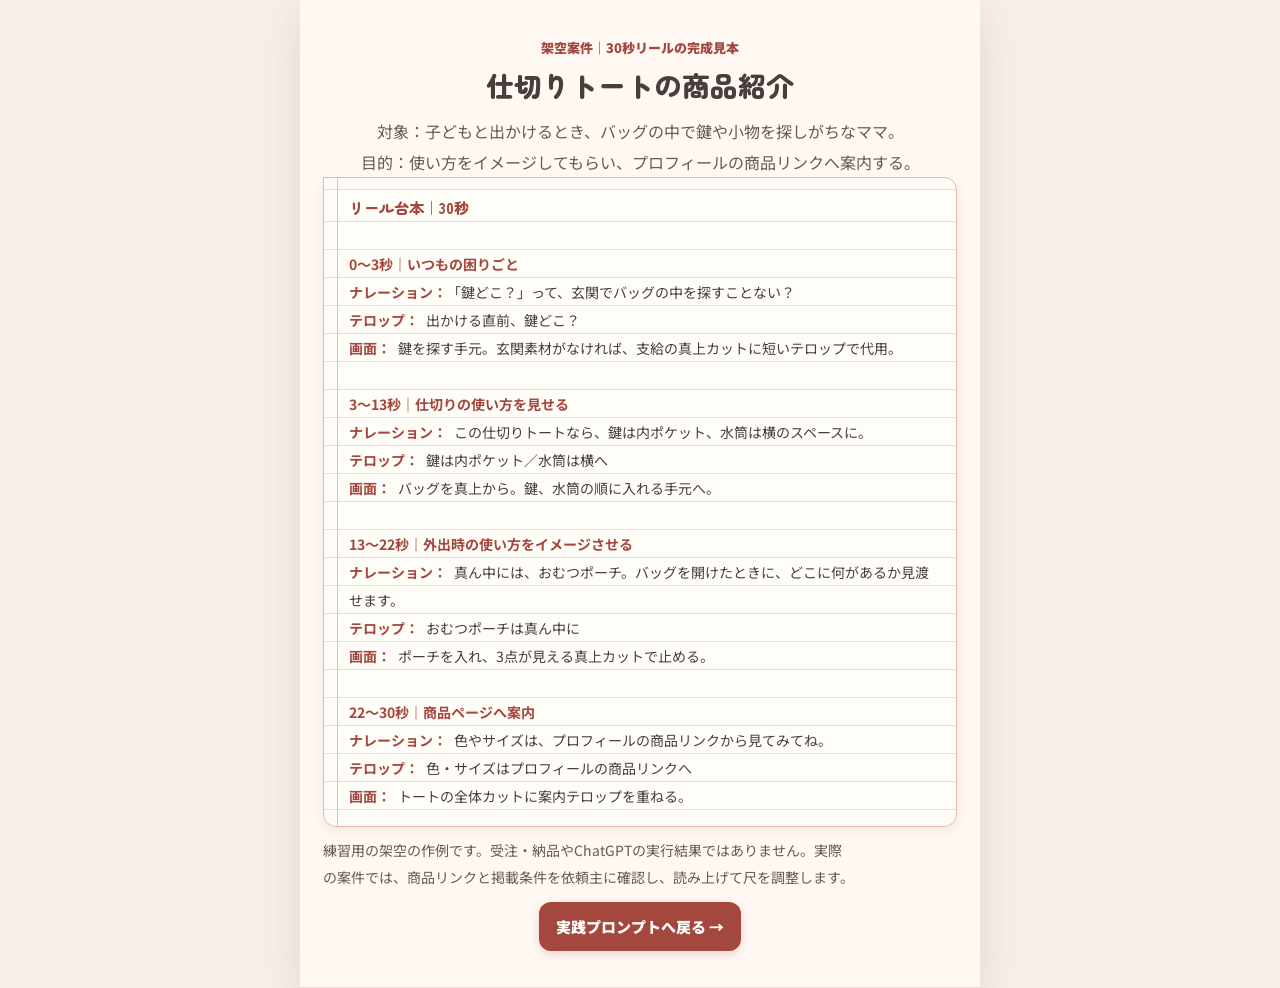
<file: sample.html>
<!doctype html><html lang="ja"><head><meta charset="utf-8"><meta name="viewport" content="width=device-width,initial-scale=1"><meta name="robots" content="noindex,nofollow"><title>仕切りトートの商品紹介｜リール台本の完成見本</title><link rel="stylesheet" href="style.css"></head>
<body><main class="page"><section class="section finished-example">
<div class="section-heading"><p class="eyebrow">架空案件｜30秒リールの完成見本</p><h2>仕切りトートの商品紹介</h2></div>
<p class="section-lead">対象：子どもと出かけるとき、バッグの中で鍵や小物を探しがちなママ。<br>目的：使い方をイメージしてもらい、プロフィールの商品リンクへ案内する。</p>
<div class="notebook-paper"><h3 class="notebook-title">リール台本｜30秒</h3><ol class="notebook-entries">
<li><h4>0〜3秒｜いつもの困りごと</h4><p><strong>ナレーション：</strong>「鍵どこ？」って、玄関でバッグの中を探すことない？<br><strong>テロップ：</strong>出かける直前、鍵どこ？<br><strong>画面：</strong>鍵を探す手元。玄関素材がなければ、支給の真上カットに短いテロップで代用。</p></li>
<li><h4>3〜13秒｜仕切りの使い方を見せる</h4><p><strong>ナレーション：</strong>この仕切りトートなら、鍵は内ポケット、水筒は横のスペースに。<br><strong>テロップ：</strong>鍵は内ポケット／水筒は横へ<br><strong>画面：</strong>バッグを真上から。鍵、水筒の順に入れる手元へ。</p></li>
<li><h4>13〜22秒｜外出時の使い方をイメージさせる</h4><p><strong>ナレーション：</strong>真ん中には、おむつポーチ。バッグを開けたときに、どこに何があるか見渡せます。<br><strong>テロップ：</strong>おむつポーチは真ん中に<br><strong>画面：</strong>ポーチを入れ、3点が見える真上カットで止める。</p></li>
<li><h4>22〜30秒｜商品ページへ案内</h4><p><strong>ナレーション：</strong>色やサイズは、プロフィールの商品リンクから見てみてね。<br><strong>テロップ：</strong>色・サイズはプロフィールの商品リンクへ<br><strong>画面：</strong>トートの全体カットに案内テロップを重ねる。</p></li>
</ol></div>
<p class="next-work">練習用の架空の作例です。受注・納品やChatGPTの実行結果ではありません。実際の案件では、商品リンクと掲載条件を依頼主に確認し、読み上げて尺を調整します。</p>
<a class="demo-button" href="index.html#practice">実践プロンプトへ戻る →</a>
</section></main></body></html>
</file>
<file: style.css>
@import url("https://fonts.googleapis.com/css2?family=Noto+Sans+JP:wght@400;500;700;900&family=Zen+Maru+Gothic:wght@700;900&display=swap");

:root {
  color-scheme: light;
  --ink: #493e3c;
  --muted: #665957;
  --accent: #a4473f;
  --coral: #d87368;
  --cream: #fff8f3;
  --blush: #fbe9e3;
  --border: #efdbd4;
  --gold: #ffe1a8;
  --green: #2d704e;
  font-family: "Noto Sans JP", "Yu Gothic", Meiryo, sans-serif;
  color: var(--ink);
  background: #f8efea;
  line-break: strict;
  word-break: normal;
  overflow-wrap: break-word;
  scroll-behavior: smooth;
}
* { box-sizing: border-box; }
body, p, h1, h2, h3, ol, ul { margin: 0; }
body { font-size: 16px; line-height: 1.9; }
a { color: inherit; }
button, summary { cursor: pointer; }
button { font: inherit; }
a:focus-visible, button:focus-visible, summary:focus-visible, input:focus-visible {
  outline: 3px solid #087c64;
  outline-offset: 4px;
}
.keep { white-space: nowrap; }
.page {
  max-width: 680px;
  min-height: 100vh;
  margin-inline: auto;
  background: white;
  box-shadow: 0 12px 42px #62413924;
}
.hero {
  position: relative;
  isolation: isolate;
  overflow: hidden;
  text-align: center;
  padding: 39px 20px 23px;
  background: radial-gradient(#efc9bf 1px, transparent 1px) 0 0 / 18px 18px;
}
.hero::before, .hero::after {
  content: "";
  position: absolute;
  z-index: -1;
  border-radius: 50%;
}
.hero::before { width: 160px; height: 160px; inset: -48px -48px auto auto; background: var(--blush); }
.hero::after { width: 108px; height: 108px; inset: 118px auto auto -45px; background: #fff0c9; }
.hero-badge {
  display: inline-block;
  padding: 5px 15px;
  background: var(--accent);
  color: #fff;
  border-radius: 999px;
  font-size: 12px;
  font-weight: 900;
  box-shadow: 0 4px 8px #8f51452d;
}
.eyebrow { font-size: 13px; font-weight: 900; color: var(--accent); }
.hero-lead { margin-top: 18px; font-size: 15px; text-wrap: balance; }
h1, h2, h3 { font-family: "Zen Maru Gothic", "Noto Sans JP", sans-serif; line-height: 1.45; font-weight: 900; }
h1 { margin-top: 5px; font-size: clamp(29px, 7.9vw, 40px); letter-spacing: -.015em; }
h2 { font-size: clamp(22px, 6vw, 28px); }
h3 { font-size: 19px; }
.title-line { display: block; }
.marker { color: var(--accent); background: linear-gradient(transparent 65%, var(--gold) 65%); }
.intro { margin-top: 13px; color: var(--muted); font-weight: 700; font-size: 14px; text-wrap: balance; }
.profile {
  display: flex;
  align-items: center;
  gap: 12px;
  max-width: 355px;
  margin: 20px auto 0;
  padding: 11px 13px;
  text-align: left;
  text-decoration: none;
  line-height: 1.6;
  background: #fffefc;
  border: 1px solid var(--border);
  border-radius: 16px;
  box-shadow: 0 3px 9px #62413910;
}
.profile img { object-fit: cover; border-radius: 50%; border: 2px solid white; box-shadow: 0 2px 6px #62413930; flex: none; }
.profile small { display: block; color: var(--muted); font-size: 11px; font-weight: 700; }
.profile strong { font-weight: 900; }
.handle { color: var(--accent); font-size: 12px; }
.jump { display: inline-flex; align-items: center; min-height: 44px; margin-top: 4px; color: var(--accent); font-size: 13px; font-weight: 800; text-underline-offset: 4px; }
.section { padding: 36px 23px; scroll-margin-top: 12px; }
.section-heading { text-align: center; }
.section-heading h2 { margin-top: 4px; }
.section-lead { margin-top: 11px; color: var(--muted); }
.worries { background: var(--cream); }
.worries h2 { color: var(--accent); text-align: center; font-size: 20px; }
.worries ul { list-style: none; padding: 0; display: grid; gap: 10px; margin-top: 16px; }
.worries li { display: flex; gap: 10px; align-items: start; padding: 12px 14px; border-radius: 15px; border: 1px solid var(--border); background: white; }
.worries p { font-size: 15px; }
.story-card { border-radius: 24px; padding: 15px; background: linear-gradient(145deg, var(--blush), var(--cream)); border: 1px solid var(--border); }
.story-card img, .line-banner img { display: block; width: 100%; height: auto; }
.story-card img { border-radius: 13px; }
.story-card h2 { margin-top: 15px; font-size: 22px; }
.story-card p { margin-top: 12px; font-size: 15px; }
.story-callout { background: white; border-radius: 12px; padding: 11px; text-align: center; color: var(--accent); font-weight: 900; }
.roles { background: var(--ink); color: white; text-align: center; }
.roles .eyebrow { color: #ffd8cf; }
.roles h2 { margin-top: 6px; }
.roles-example { color: #fff3ee; font-size: 14px; text-wrap: balance; }
.steps { list-style: none; padding: 0; margin-top: 16px; display: grid; grid-template-columns: minmax(0, 1fr); gap: 12px; counter-reset: step; }
.card { padding: 14px; border: 1px solid var(--border); border-radius: 17px; background: var(--cream); counter-increment: step; }
.card h3 { display: flex; gap: 10px; align-items: center; }
.card h3::before {
  content: counter(step); background: var(--accent); color: white;
  border-radius: 50%; flex: 0 0 33px; height: 33px; display: grid; place-items: center;
}
.card p { margin-top: 9px; font-size: 14px; color: var(--muted); }
.snippet { margin-top: 9px; background: white; color: var(--ink); border: 1px solid var(--border); padding: 9px 11px; border-radius: 12px; display: grid; justify-items: start; gap: 8px; }
code { font: 600 13px/1.55 ui-monospace, Consolas, monospace; }
.snippet code { overflow-wrap: anywhere; }
[data-copy] { border-radius: 999px; padding: 0 14px; min-width: 76px; min-height: 44px; border: 1px solid transparent; background: var(--accent); color: white; font-size: 12px; font-weight: 900; }
[data-copy]:hover { background: #863930; }
.source { display: inline-block; margin-top: 10px; font-size: 13px; color: var(--accent); font-weight: 900; text-underline-offset: 4px; }
.prompt-section { background: var(--cream); border-block: 1px solid var(--border); }
.prompt-card, .example, .help, .benefit-list, .after { margin-top: 15px; border-radius: 16px; }
.prompt-card { border: 1px solid var(--border); background: white; }
.prompt-card summary { padding: 10px 14px; background: var(--blush); border-radius: 15px; font-weight: 900; }
.prompt-card[open] summary { border-radius: 15px 15px 0 0; }
.prompt-bar { display: flex; align-items: center; flex-wrap: wrap; gap: 2px 10px; padding: 10px 14px 0; }
.prompt-download { display: inline-flex; align-items: center; min-height: 44px; color: var(--accent); font-size: 12px; font-weight: 800; text-underline-offset: 3px; }
.prompt-text { padding: 13px 14px 16px; font-size: 14px; }
.prompt-text ol { padding-left: 1.5em; margin-top: 9px; }
.prompt-text li + li { margin-top: 7px; }
.example { background: #fff1d5; padding: 13px 15px; }
.example p, .help p, .after p { margin-top: 5px; font-size: 14px; }
.help { background: white; border: 1px solid var(--border); padding: 0 14px; }
.help summary { font-weight: 800; padding-block: 10px; }
.help[open] { padding-bottom: 14px; }
.benefits, .openchat { background: linear-gradient(var(--blush), #fff); text-align: center; border-block: 1px solid var(--border); }
.benefits .eyebrow { display: inline-block; background: var(--gold); padding: 4px 12px; border-radius: 999px; }
.benefits h2, .openchat h2 { margin-top: 8px; }
.benefits .title-line, .openchat-name { color: var(--accent); }
.line-banner { display: block; max-width: 530px; margin: 16px auto 0; border-radius: 15px; box-shadow: 0 6px 16px #a4473f29; }
.line-banner img { border-radius: inherit; }
.line-banner:hover { filter: saturate(1.07); }
.line-banner:active { transform: scale(.985); }
@keyframes banner-bob {
  0%, 100% { transform: translateY(0); }
  50% { transform: translateY(-4px); }
}
@media screen and (prefers-reduced-motion: no-preference) {
  :is(.benefits, .openchat) .line-banner.is-bobbing:not(:hover):not(:focus-visible):not(:active) img {
    animation: banner-bob 2.35s ease-in-out 2;
  }
}
.benefits > p:not(.eyebrow), .openchat .note { margin-top: 12px; color: var(--muted); text-wrap: balance; }
.benefit-list, .after { text-align: left; padding: 13px 15px; }
.benefit-list { background: white; border: 1px solid var(--border); }
.benefit-list ol, .benefit-list ul { list-style: none; margin-top: 7px; padding: 0; }
.benefit-list ol { counter-reset: benefit; }
.benefit-list li { position: relative; padding: 8px 0 8px 31px; font-size: 14px; font-weight: 700; }
.benefit-list ol li { counter-increment: benefit; }
.benefit-list li + li { border-top: 1px solid var(--blush); }
.benefit-list li::before { position: absolute; left: 0; top: 9px; display: grid; place-items: center; width: 22px; height: 22px; border-radius: 50%; background: var(--blush); color: var(--accent); font-weight: 900; }
.benefit-list ol li::before { content: counter(benefit); }
.benefit-list ul li::before { content: "✓"; }
.benefit-list li p { margin-top: 2px; color: var(--muted); font-size: 12px; font-weight: 500; }
.after { background: #effaf2; border: 1px solid #ccebd4; }
.after h3 { color: var(--green); }
.note { font-size: 12px; }
.plan { background: var(--cream); border-bottom: 1px solid var(--border); }
.plan ol { list-style: none; display: grid; gap: 8px; margin-top: 14px; padding: 0; }
.plan li { display: flex; align-items: start; gap: 10px; padding: 11px 13px; background: white; border: 1px solid var(--border); border-radius: 12px; font-size: 14px; }
.plan strong { flex: none; color: var(--accent); }
.checklist { margin: 14px 0 0; min-width: 0; border: 1px solid #efd49c; border-radius: 17px; padding: 10px 13px 13px; background: #fff7e6; }
.checklist legend { padding: 0 6px; font-size: 14px; font-weight: 900; }
.check-progress { text-align: right; font-size: 13px; color: var(--accent); font-weight: 900; margin-bottom: 5px; }
.checklist label { display: flex; align-items: start; gap: 9px; padding: 9px; border: 1px solid var(--border); background: white; border-radius: 11px; cursor: pointer; font-size: 14px; }
.checklist label + label { margin-top: 6px; }
.checklist input { flex: none; width: 19px; height: 19px; margin: 3px 0 0; accent-color: var(--accent); }
.checklist label:has(input:checked) { background: #fff2ee; }
.openchat-name { margin-top: 7px; font-weight: 900; }
footer { padding: 24px 16px; text-align: center; background: var(--ink); color: #f0deda; font-size: 12px; }
footer a { color: white; font-weight: 700; }
footer p { margin-top: 6px; }
.sr-only { position: absolute; width: 1px; height: 1px; padding: 0; overflow: hidden; clip-path: inset(50%); white-space: nowrap; }
.guide-cover { display: block; width: min(100%, 510px); height: auto; margin: 0 auto; border-radius: 20px; box-shadow: 0 8px 22px #62413932; }
.hero { padding-top: 23px; }
.demo-button {
  display: flex; align-items: center; justify-content: center; gap: .55em;
  min-height: 49px; width: fit-content; max-width: 100%; margin: 12px auto 0; padding: 8px 17px;
  border-radius: 12px; background: var(--accent); color: #fff; font-size: 15px; font-weight: 900;
  text-decoration: none; box-shadow: 0 3px 9px #963a3730;
}
.hero-demo-button { margin-top: 15px; }
.demo-preview { display: block; max-width: 510px; margin: 14px auto 0; overflow: hidden; border: 1px solid var(--border); border-radius: 15px; text-decoration: none; }
.demo-preview:is(:hover, :focus-visible) h3 { text-decoration: underline; text-underline-offset: .17em; }
.demo-preview img { display: block; width: 100%; height: auto; aspect-ratio: 2 / 1; object-fit: cover; object-position: top; }
.video-section { padding-top: 19px; text-align: center; }
.video-section h2 { font-size: 21px; }
.walkthrough-clip { display: block; width: min(100%, 420px); aspect-ratio: 4 / 5; margin: 9px auto 0; border-radius: 15px; background: var(--cream); }
.video-section .source { display: inline-flex; align-items: center; min-height: 44px; margin-top: 1px; }
.video-chapters { display: grid; grid-template-columns: repeat(2, minmax(0, 1fr)); gap: 5px; width: min(100%, 420px); margin: 8px auto 0; }
.video-chapters button { min-height: 44px; padding: 4px 9px; border: 1px solid var(--border); border-radius: 11px; background: #fff8f3; color: var(--ink); font-size: 12px; font-weight: 700; white-space: nowrap; }
.recorded-screen { margin: 12px 0 0; }
.recorded-screen img { display: block; width: 100%; height: auto; border-radius: 8px; }
.installed-screen { max-width: 365px; margin-inline: auto; }
.recorded-screen figcaption { margin-top: 5px; color: var(--muted); font-size: 12px; }
.install-clip { display: block; width: 100%; height: auto; aspect-ratio: 16 / 9; margin-top: 12px; border-radius: 8px; background: var(--ink); }
#install-video { scroll-margin-top: 14px; }
.guide-figure { margin: 13px auto 0; max-width: 510px; }
.guide-figure img { display: block; width: 100%; height: auto; border-radius: 15px; }
.plan-photo { margin-top: 17px; }
.guide-figure figcaption { margin-top: 5px; color: var(--muted); text-align: center; font-size: 12px; }
.ai-pair { display: flex; justify-content: center; flex-wrap: wrap; gap: 8px; margin-top: 11px; }
.ai-pair span { display: inline-flex; align-items: center; gap: 6px; background: #fff8f3; color: var(--ink); padding: 4px 9px; border-radius: 10px; font-size: 13px; font-weight: 900; }
.ai-pair img { border-radius: 5px; }
.cooking-roles {
  display: grid; grid-template-columns: repeat(2, minmax(0, 1fr));
  width: min(100%, 510px); margin-inline: auto;
}
.cooking-roles p { margin-top: 3px; color: #fff3ee; font-size: 13px; }
.roles-example { margin-top: 11px; }
.finished-example { background: var(--cream); border-bottom: 1px solid var(--border); }
.finished-example .section-lead { text-align: center; text-wrap: balance; }
.practice-prep { padding-inline-start: 1.6em; margin-block: 14px 0; font-size: 14px; }
.practice-prep li + li { margin-top: 8px; }
.practice-prep .source { display: flex; align-items: center; width: fit-content; margin: 0; min-height: 44px; }
.mobile-demo-screen { width: min(100%, 370px); margin-inline: auto; }
.mobile-demo-screen img { border: 1px solid var(--border); }
.decision-photo { display: block; width: 100%; height: auto; margin-top: 10px; border-radius: 12px; }
.script-notebook { max-width: 510px; margin: 20px auto 0; }
.script-notebook summary {
  display: flex; align-items: center; justify-content: space-between; gap: 12px;
  width: fit-content; min-width: 190px; min-height: 48px; padding: 6px 15px;
  color: var(--accent); background: #f7ddd6; border: 1px solid #e4b9ac;
  border-radius: 12px; font-weight: 900; list-style: none;
}
.script-notebook summary::-webkit-details-marker { display: none; }
.script-notebook summary::after { content: "⌄"; font-size: 21px; line-height: 1; }
.script-notebook[open] summary { border-radius: 12px 12px 0 0; border-bottom-color: #fffdf7; }
.script-notebook[open] summary::after { transform: rotate(180deg); }
.notebook-paper {
  --note-line: 28px;
  padding: 16px 14px 16px 25px; border: 1px solid #e4b9ac; border-radius: 0 13px 13px 13px;
  background:
    linear-gradient(90deg, transparent 13px, #eabdb4 13px 14px, transparent 14px),
    repeating-linear-gradient(#fffdf7 0 calc(var(--note-line) - 1px), #eaded1 calc(var(--note-line) - 1px) var(--note-line));
  background-position: 0 0, 0 16px;
  box-shadow: 0 5px 12px #66473714;
  color: var(--ink); font-size: 14px; line-height: var(--note-line);
}
.notebook-title { margin: 0; color: var(--accent); font-size: 15px; line-height: var(--note-line); }
.notebook-entries { list-style: none; padding: 0; margin: 0; }
.notebook-entries li { margin-top: var(--note-line); }
.notebook-entries h4 { margin: 0; color: var(--accent); font-size: 14px; line-height: var(--note-line); }
.notebook-entries strong { margin-inline-end: .5em; color: var(--accent); }
.prompt-text { margin: 0; white-space: pre-wrap; overflow-wrap: anywhere; font-family: inherit; }
.save-note { margin-top: 13px; }
.save-note p, .next-work { margin-top: 5px; color: var(--muted); font-size: 14px; }
.next-work { margin-top: 10px; text-wrap: balance; }
@media (prefers-reduced-motion: reduce) {
  :root { scroll-behavior: auto; }
}



/* Photo and navigation refinements for the private review. */
html { scroll-padding-bottom: calc(84px + env(safe-area-inset-bottom, 0px)); }
body.has-line-float { padding-bottom: calc(74px + env(safe-area-inset-bottom, 0px)); }
.mina-scene {
  margin: 1.125rem auto 1.25rem;
  width: 100%;
  max-width: 32rem;
  border-radius: 15px;
  overflow: hidden;
  background: var(--cream);
  aspect-ratio: 16 / 9;
  line-height: 0;
}
.mina-scene img { display: block; width: 100%; height: 100%; object-fit:cover; object-position: center 44%; }
.mina-phone, .mina-review, .mina-notes { aspect-ratio: 2 / 1; }
.mina-photo-phone img { object-position: center 41%; }
.mina-photo-notes img { object-position: center 46%; }
.prompt-section .mina-scene { margin-block: 1.35rem; }
.sticky-line-link {
  position: fixed;
  left: 50%;
  bottom: calc(.85rem + env(safe-area-inset-bottom, 0px));
  z-index: 40;
  display: flex;
  align-items: center;
  justify-content: center;
  gap: .65rem;
  width: max-content;
  max-width: calc(100vw - 2rem - env(safe-area-inset-left, 0px) - env(safe-area-inset-right, 0px));
  box-sizing: border-box;
  min-height: 50px;
  border-radius: 999px;
  padding: .65rem 1.15rem .65rem 1.25rem;
  border: 1px solid #702f2a;
  background: #883f36;
  box-shadow: 0 4px 15px #54282452;
  color: #fff;
  text-decoration: none;
  font-size: 1rem;
  font-weight: 900;
  letter-spacing: .025em;
  line-height: 1.25;
  text-align: center;
  opacity: 0;
  visibility: hidden;
  pointer-events: none;
  transform: translate(-50%, 10px);
  transition: opacity .24s ease, transform .32s cubic-bezier(.2,.7,.2,1), visibility 0s linear .32s;
}
.has-line-float .sticky-line-link {
  opacity: 1;
  transform: translate(-50%, 0);
  visibility: visible;
  pointer-events: auto;
  transition-delay: 0s;
}
.sticky-line-link span {
  flex: 0 0 auto;
  width: .37em;
  height: .37em;
  border: solid currentColor;
  border-width: 1.4px 1.4px 0 0;
  transform: translateX(-.12em) rotate(45deg);
}
.sticky-line-link:hover { background: #73332c; color: #fff; }
.sticky-line-link:focus-visible { outline: 2px solid #74372f; outline-offset: 3px; box-shadow: 0 0 0 3px #fff; }
@media (prefers-reduced-motion: reduce) { .sticky-line-link { transition:none; transform:translateX(-50%); } }
@media print { .sticky-line-link { display:none } body.has-line-float { padding-bottom:0 } }

/* Compact, phone-first visual maps: assignments, handoffs and script edits. */
.handoff-diagram, .job-map, .rewrite-diagram, .three-day-map {
  width: 100%; max-width: 32rem; margin: 18px auto 0; padding: 0;
}
.handoff-diagram, .job-map { list-style: none; }
.handoff-diagram { display: grid; gap: 6px; }
.handoff-diagram li {
  display: grid; grid-template-columns: minmax(6.5rem, .8fr) minmax(0, 1.2fr);
  align-items: center; gap: 10px; text-align: left; padding: 10px 12px;
  border-radius: 11px; background: #fff6ed; border: 1px solid #ebcbbb;
  font-size: .85rem;
}
.handoff-diagram li:nth-child(2) { background: #f6efe8; border-color: #ddcbbb; }
.handoff-diagram b { color: #85423a; }
.handoff-diagram li:nth-child(2) b { color: #60473a; }
.handoff-diagram span { color: #493e3c; line-height: 1.4; }
.job-map { display: grid; grid-template-columns: repeat(3, minmax(0, 1fr)); gap: 10px; }
.job-map li { position: relative; }
.job-map li + li::before {
  content: ""; width: 6px; height: 6px; border: solid #aa6156;
  border-width: 1.5px 1.5px 0 0; transform: rotate(45deg);
  position: absolute; left: -9px; top: calc(50% - 4px); pointer-events: none;
}
.job-map a {
  display: grid; justify-items: center; gap: 5px; padding: 10px 3px;
  border-radius: 12px; border: 1px solid #e8bdb0; background: #fff1e8;
  color: #7c3732; text-decoration: none; font-size: clamp(.69rem, 3vw, .9rem);
  font-weight: 900; line-height: 1.35;
}
.job-map a:hover { background: #f9e4d8; }
.job-map a:focus-visible { outline: 2px solid #7c3732; outline-offset: 2px; }
.job-map svg { width: 23px; height: 23px; fill: none; stroke: currentColor; stroke-width: 1.55; stroke-linecap: round; stroke-linejoin: round; }
.steps > li[id] { scroll-margin-top: 14px; }
.diagram-tags { display:flex; flex-wrap: wrap; gap: 6px; padding: 0; margin: 9px 0 12px; list-style: none; }
.diagram-tags li, .mini-flow span {
  padding: 4px 8px; border-radius: 7px; background: #fff0e8; color: #743c36;
  font-weight: 700; font-size: .76rem;
}
.mini-flow { display: flex; flex-wrap: wrap; align-items: center; gap: 6px; margin: 8px 0; }
.mini-flow span + span::before { content: "›"; margin-right: .35em; color: #8b4b40; }
.rewrite-diagram { display: grid; margin-top: 10px; text-align: left; }
.rewrite-before, .rewrite-after { padding: 13px 14px; border: 1px solid #e4cbbb; border-radius: 12px; }
.rewrite-before { background: #f7f0e9; }
.rewrite-after { background: #fff0e6; border-color: #e3b7a6; }
.rewrite-diagram b { color: #85423a; font-size: .76rem; letter-spacing: .04em; }
.rewrite-diagram blockquote { margin: 3px 0; font-size: clamp(.95rem, 4vw, 1.08rem); font-weight: 900; }
.rewrite-diagram small { color: #665350; }
.diagram-arrow { justify-self: center; line-height: 1.2; color: #85423a; font-weight: 900; padding: 4px; }
.rewrite-diagram dl { margin: 8px 0 0; display: grid; gap: 4px; }
.rewrite-diagram dl div { display: grid; grid-template-columns: 6.4em 1fr; gap: 6px; font-size: .76rem; }
.rewrite-diagram dt { color: #7b4037; font-weight: 900; }
.rewrite-diagram dd { margin: 0; }
.plan .three-day-map { grid-template-columns: repeat(3, minmax(0, 1fr)); gap: 7px; }
.plan .three-day-map li {
  display: grid; justify-items: center; align-content: start; text-align: center;
  gap: 4px; padding: 9px 4px 10px; line-height: 1.4;
}
.three-day-map strong { background: #fff0e8; padding: 3px 7px; border-radius: 999px; font-size: .72rem; }
.three-day-map b { font-size: clamp(.72rem, 3vw, .85rem); }
.three-day-map span { color: #665350; font-size: .69rem; }

/* Infographics stay semantic at phone width; artwork is supplemental. */
.story-route, .prompt-route {
  max-width: 32rem; list-style: none; padding: 0; margin: 17px auto;
}
.story-route { display: grid; text-align: left; gap: 0; }
.story-route li { display: grid; grid-template-columns: 38px minmax(0, 1fr); gap: 11px; position: relative; padding-bottom: 10px; align-items: center; }
.story-route li:not(:last-child)::before { content: ""; position: absolute; left: 18px; top: 32px; bottom: -5px; border-left: 2px dotted #d5a597; }
.story-route svg { position: relative; width: 38px; height: 38px; padding: 8px; background: #fff0e8; border-radius: 50%; fill: none; stroke: #884238; stroke-width: 1.55; stroke-linecap: round; stroke-linejoin: round; }
.story-route b, .story-route span, .prompt-route b, .prompt-route span { display: block; }
.story-route b { font-size: .85rem; color: #823d34; }
.story-route span { font-size: .79rem; }
.infographic { margin: 14px 0; border: 1px solid #ead0c2; border-radius: 14px; overflow: hidden; background: #fffaf5; }
.infographic figcaption { background: #f9e9de; color: #753a32; font-size: .94rem; font-weight: 900; padding: 10px 12px; line-height: 1.4; }
.job-scopes > img, .delivery-check > img { display: block; width: 100%; height: auto; aspect-ratio: 2.15; object-fit: cover; }
.job-scopes table { width: 100%; border-collapse: collapse; table-layout: fixed; text-align: center; font-size: .8rem; line-height: 1.35; }
.job-scopes th[scope="row"], .job-scopes thead th:first-child { width: 48%; text-align: left; padding-inline-start: 10px; }
.job-scopes :is(th, td) { padding: 6px 2px; border-bottom: 1px solid #ecded4; }
.job-scopes thead { color: #5b4b45; }
.job-scopes tbody tr:nth-child(1) { color: #524b36; background: #f5f1e4; }
.job-scopes tbody tr:nth-child(2) { color: #714732; background: #fff2e5; }
.job-scopes tbody tr:nth-child(3) { color: #753d3b; background: #fae9e7; }
.job-scopes td { font-size: .75rem; }
.infographic .infographic-note { font-size: .69rem; margin: 0; padding: 7px 10px; color: #5f514d; }
.delivery-check ol { display: grid; grid-template-columns: repeat(3,minmax(0,1fr)); list-style: none; padding: 8px 7px; margin: 0; gap: 3px; text-align: center; }
.delivery-check li { padding: 2px 0; color: #753a32; }
.delivery-check li + li { border-left: 1px solid #e2bcae; }
.delivery-check b { display: block; font-size: .8rem; }
.delivery-check span { display: block; color: #5f514d; font-size: .71rem; }
.brief-board { display: grid; grid-template-columns: minmax(0,.8fr) minmax(0,1.25fr); align-items: stretch; gap: 7px; padding: 10px; }
.brief-board img { display: block; width: 100%; height: 100%; min-height: 0; object-fit: cover; object-position: center; border-radius: 8px; }
.brief-board dl { display: grid; gap: 5px; margin: 0; }
.brief-board dl > div { position: relative; background: #fff0e8; border-radius: 7px; padding: 5px 5px 5px 9px; }
.brief-board dl > div::before { content: ""; position: absolute; width: 6px; height: 6px; top: calc(50% - 3px); left: -3px; background: #fff0e8; transform: rotate(45deg); }
.brief-board dt { color: #803c30; font-weight: 900; font-size: .73rem; }
.brief-board dd { margin: 0; font-size: .72rem; line-height: 1.35; overflow-wrap: anywhere; }
.prompt-route { display: grid; grid-template-columns: repeat(3,minmax(0,1fr)); gap: 5px; counter-reset: prompt-route; text-align: center; }
.prompt-route li { counter-increment: prompt-route; background: #fff6ef; border: 1px solid #ebcbbb; border-radius: 8px; padding: 5px 3px; font-size: .74rem; }
.prompt-route li::before { content: counter(prompt-route, decimal-leading-zero); display: block; font-weight: 900; color: #87443a; }
.prompt-route span { font-size: .69rem; }
@media (max-width: 340px) { .brief-board { grid-template-columns: minmax(0,.72fr) minmax(0,1.35fr); } }
</file>
